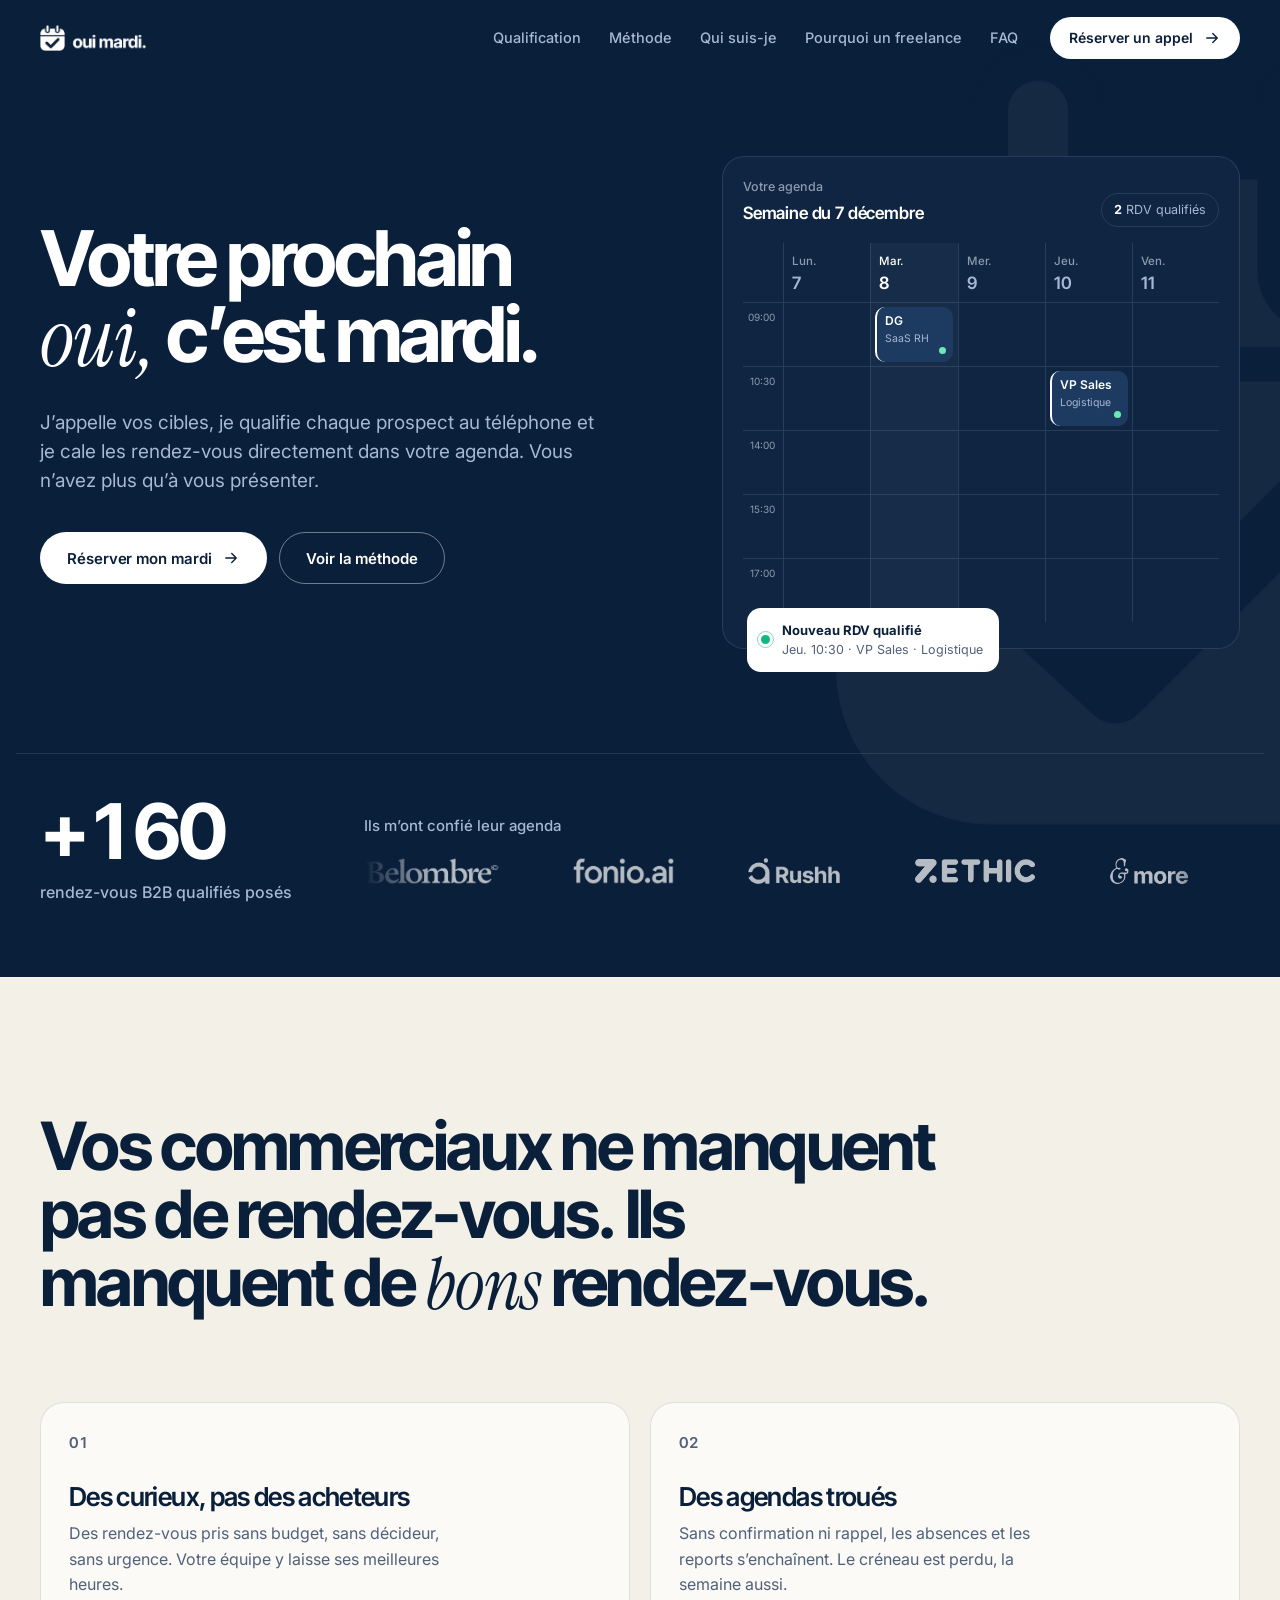
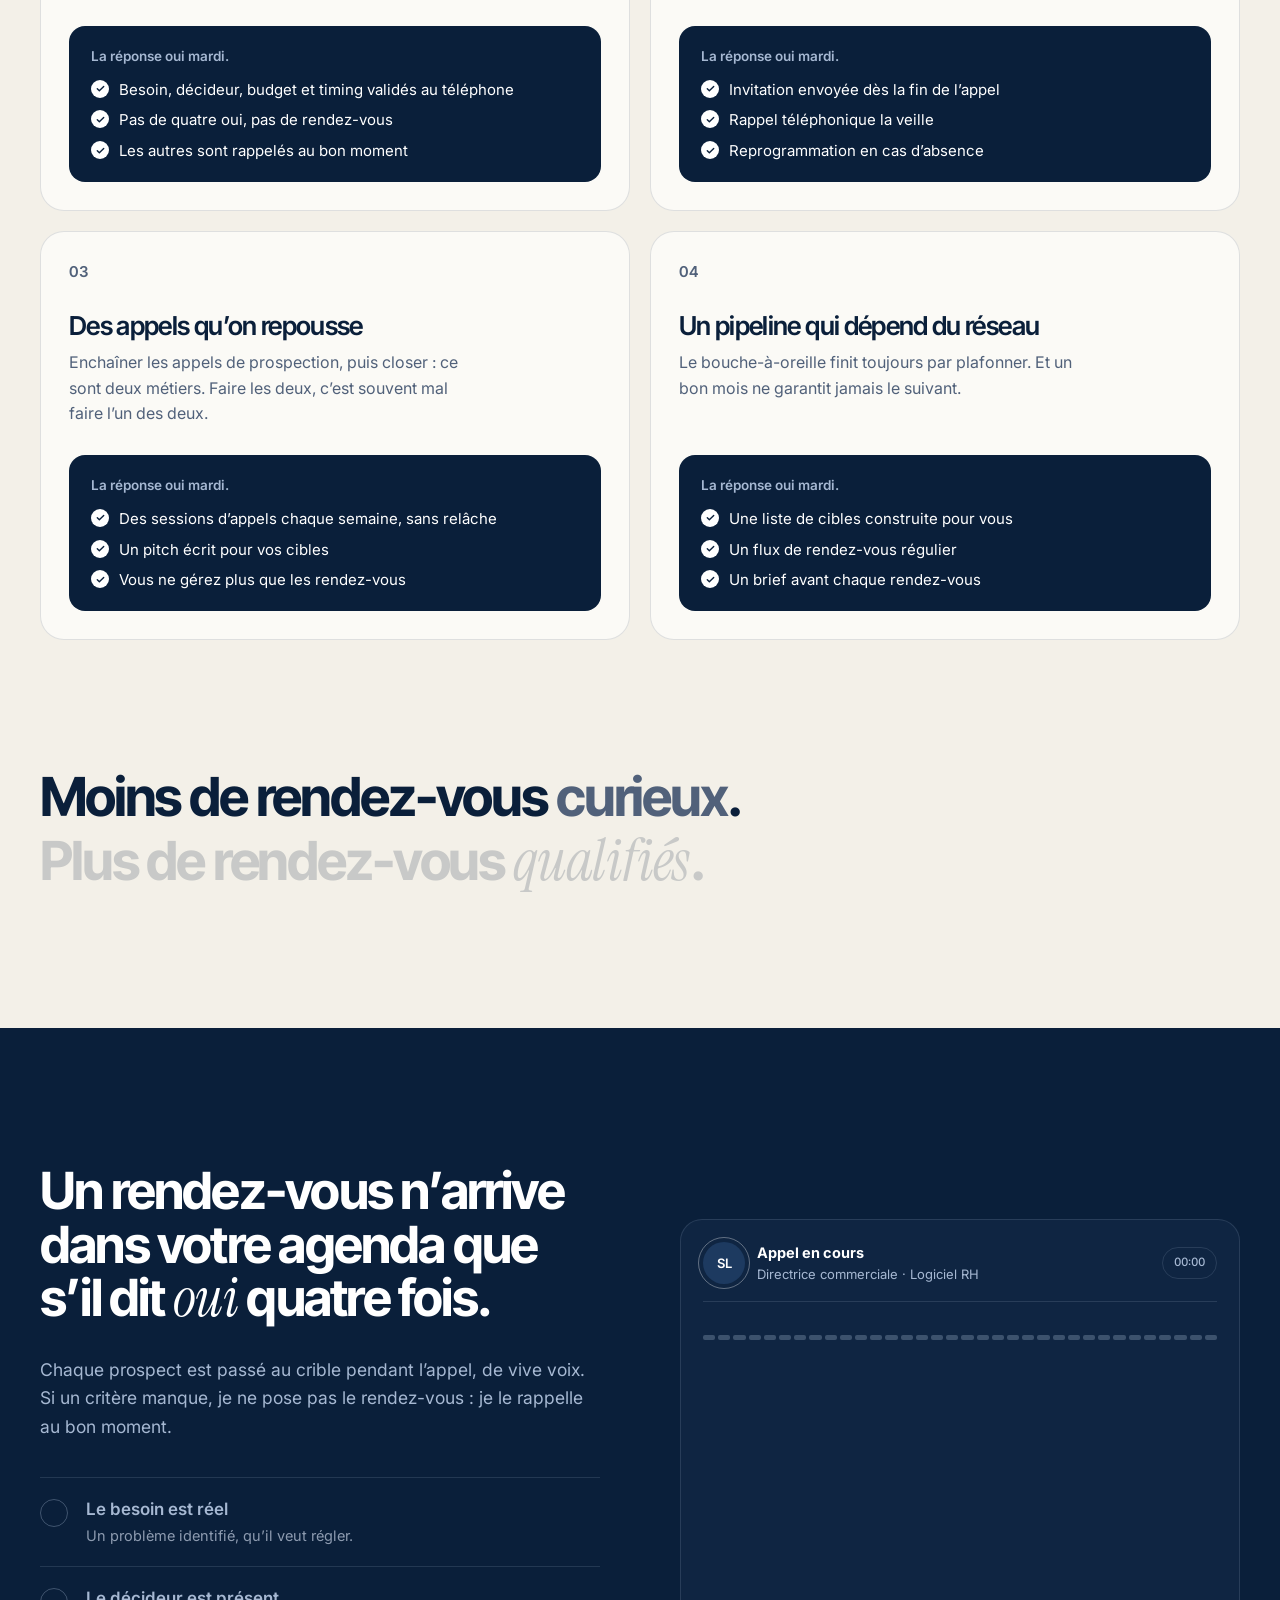
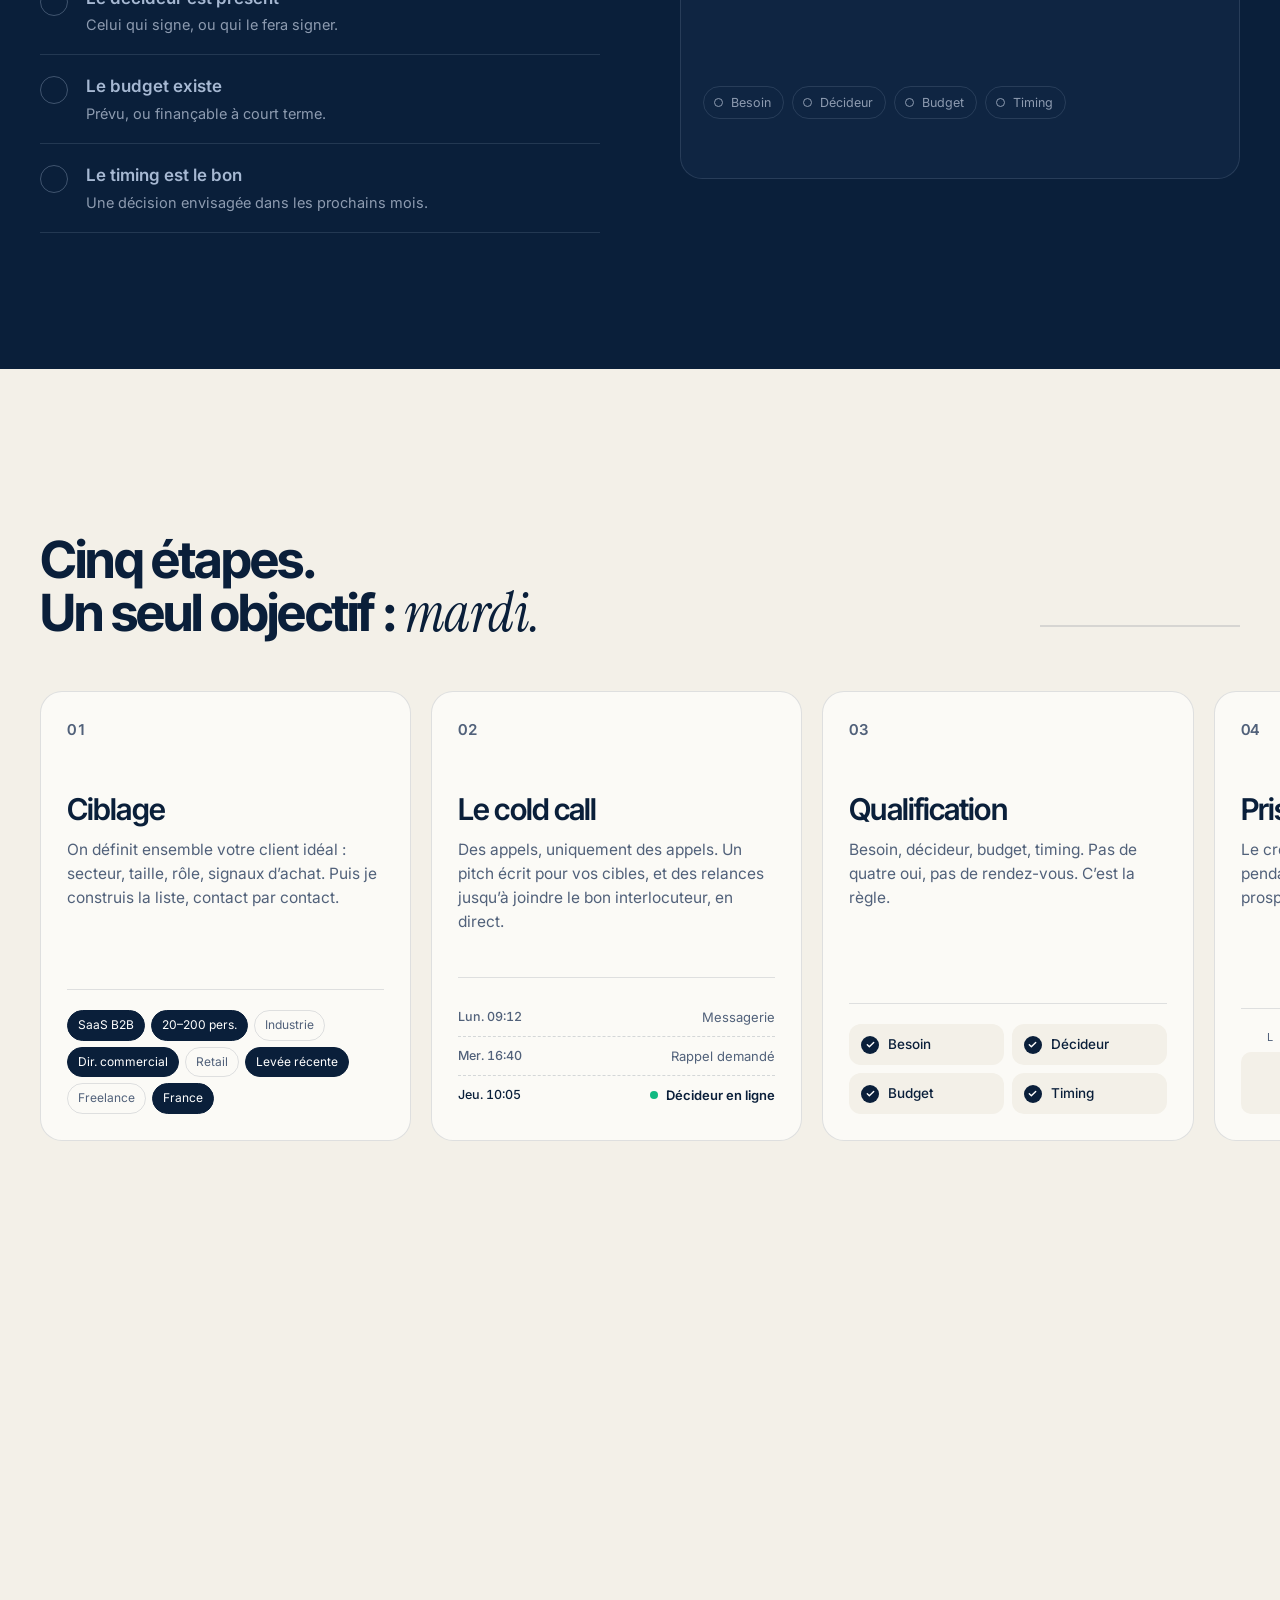
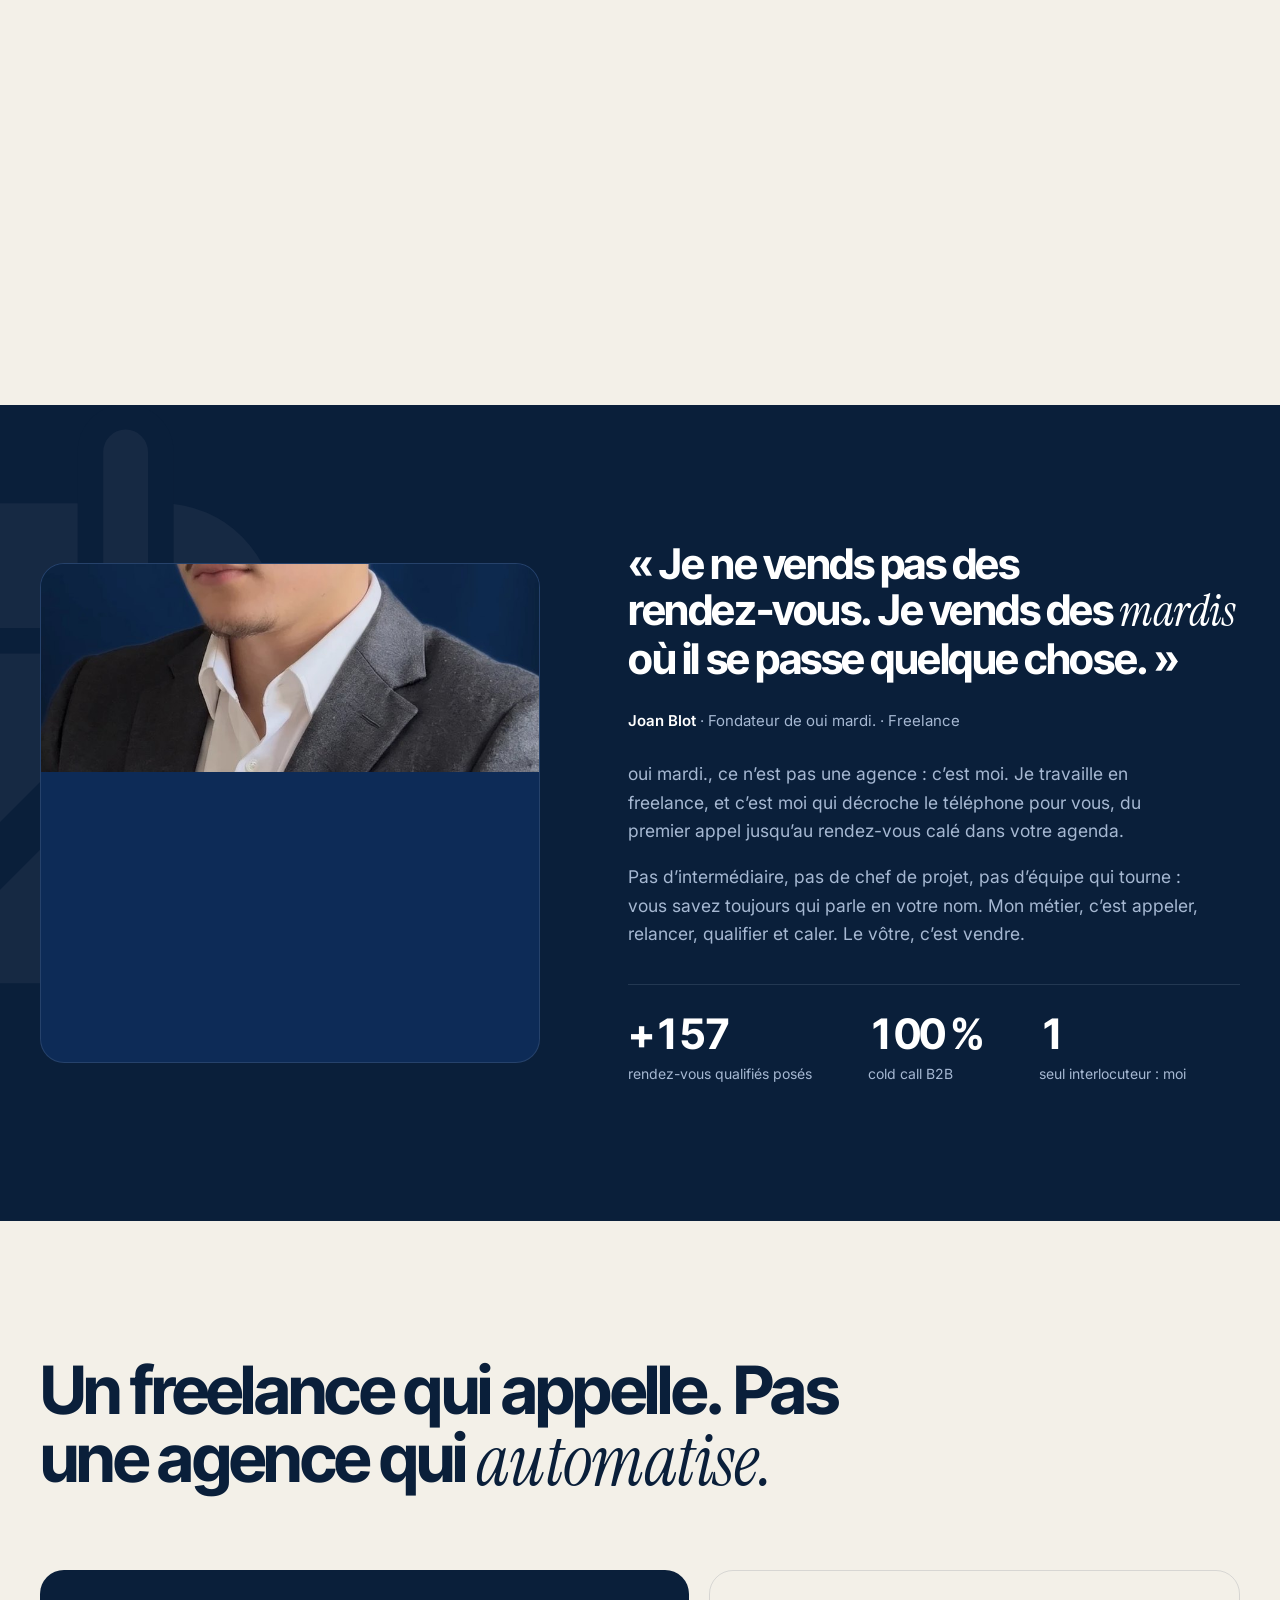
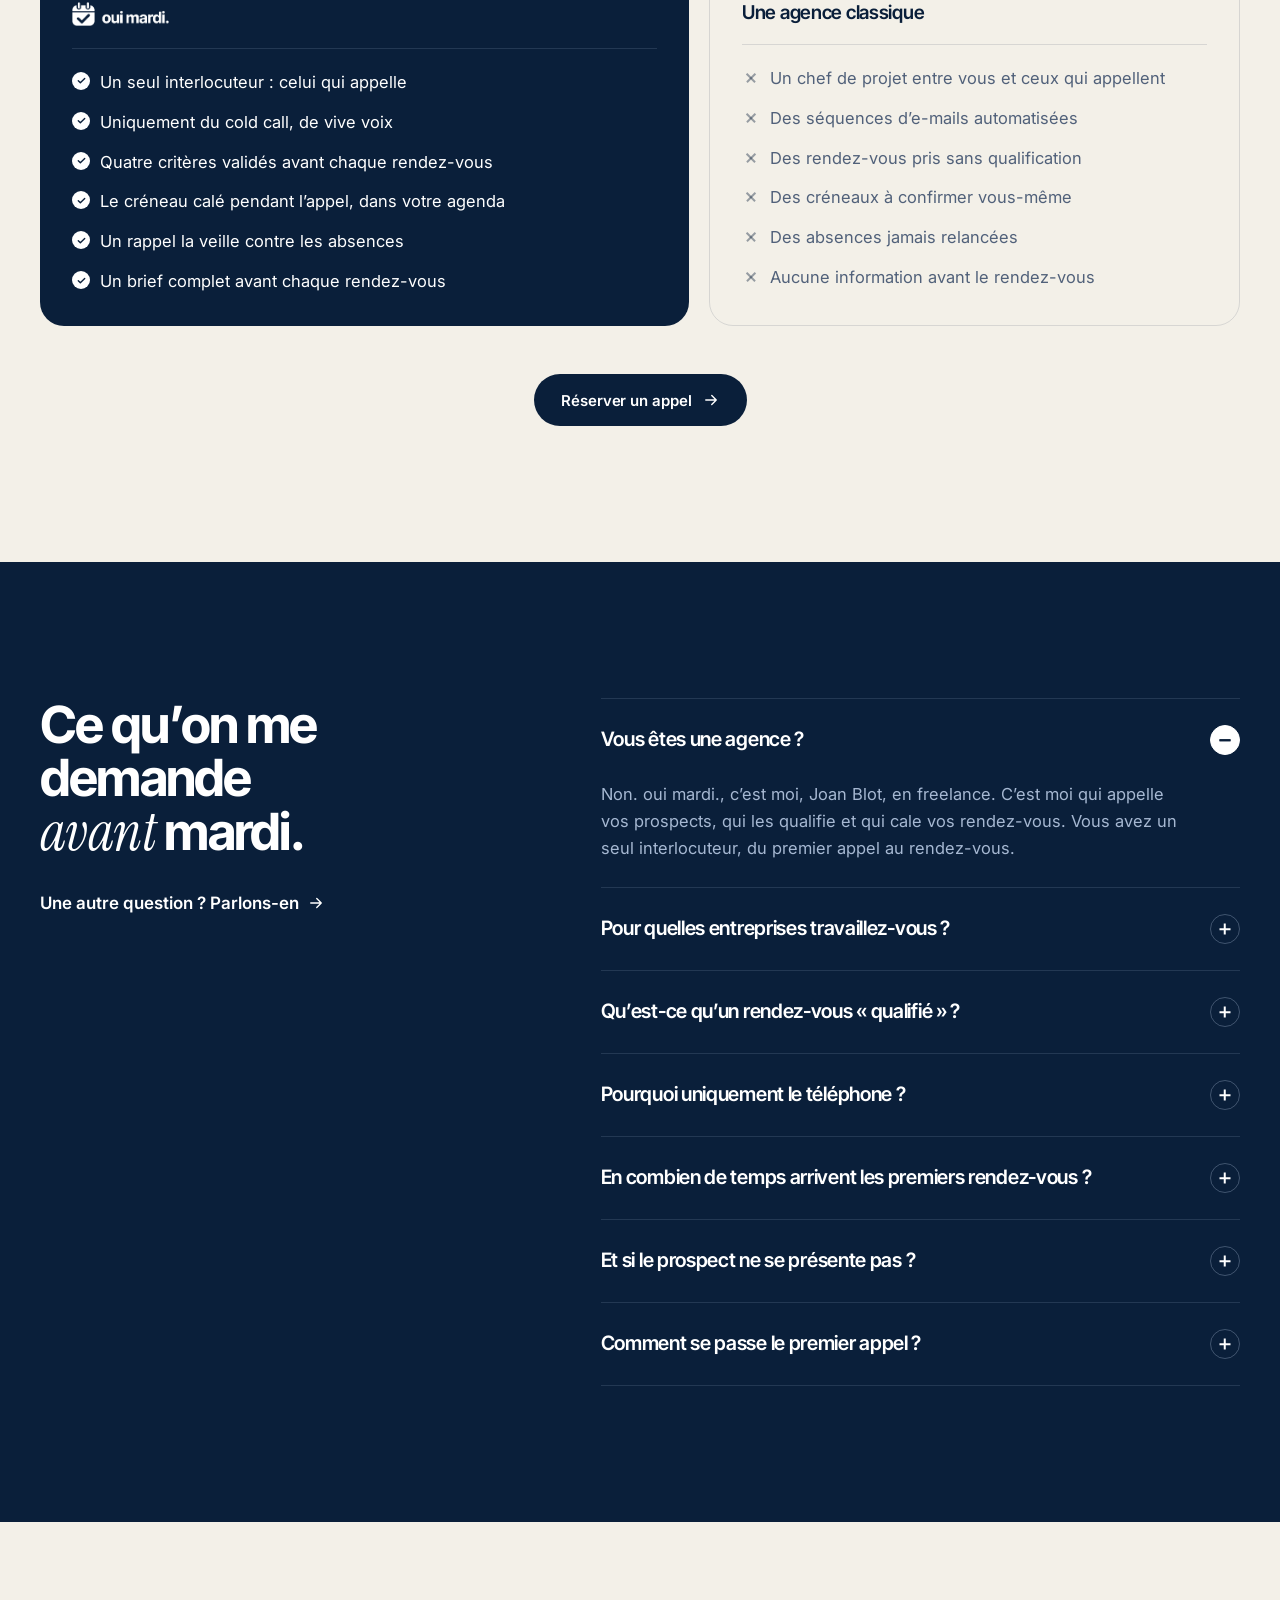
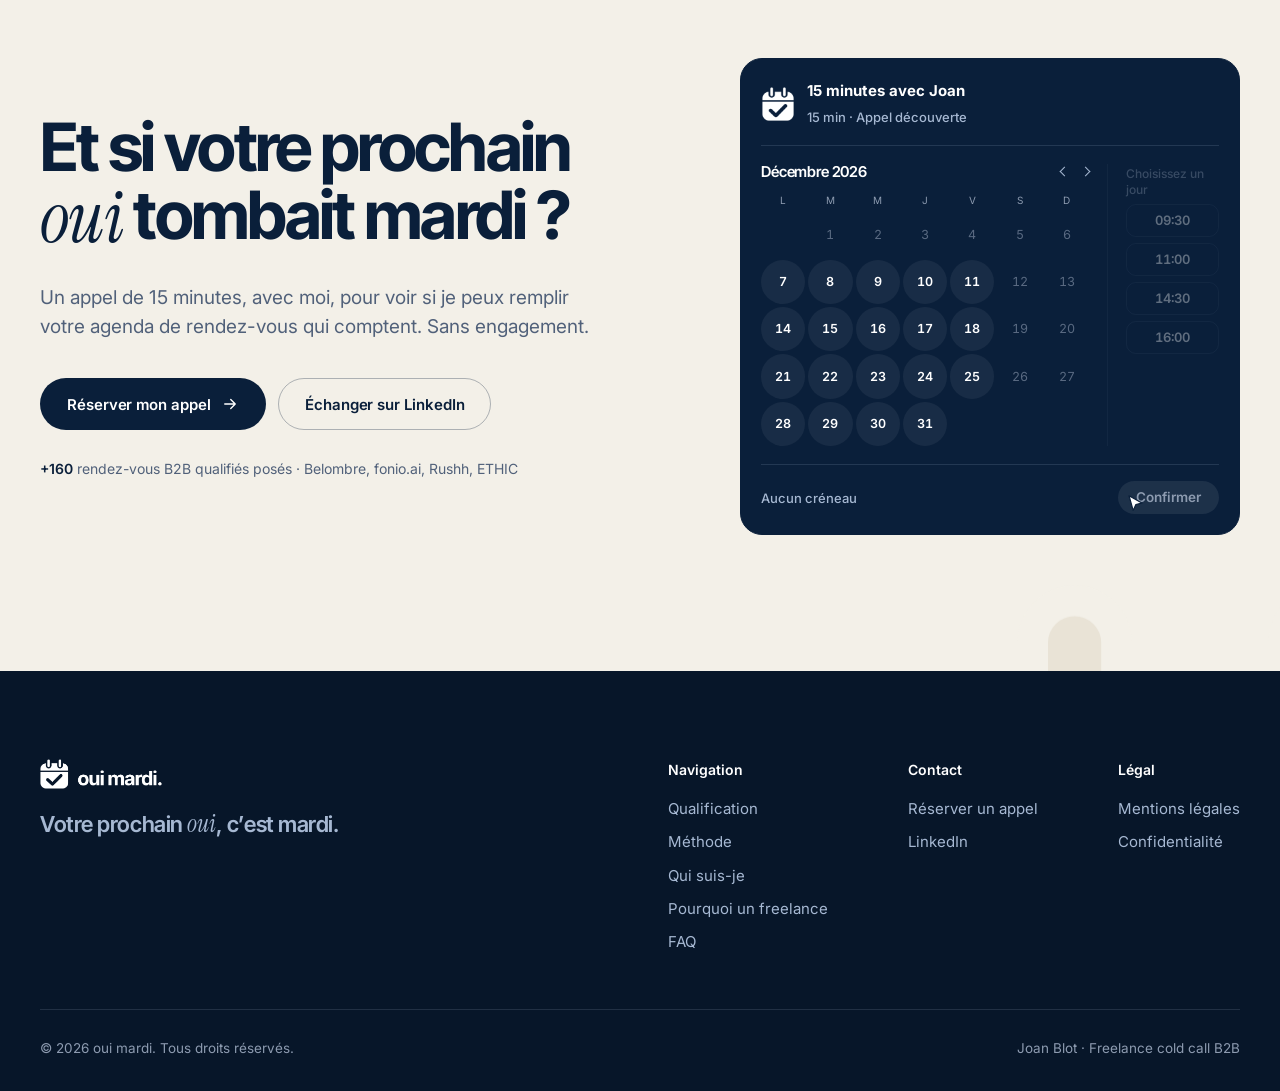
<file: index.html>
<!doctype html>
<html lang="fr">
<head>
  <meta charset="utf-8">
  <meta name="viewport" content="width=device-width, initial-scale=1">
  <title>oui mardi. — Joan Blot, freelance en cold call B2B</title>
  <meta name="description" content="Joan Blot, freelance et fondateur de oui mardi. : j’appelle vos cibles, je qualifie chaque prospect au téléphone et je cale des rendez-vous B2B qualifiés dans votre agenda. Plus de 160 rendez-vous posés.">
  <meta property="og:title" content="oui mardi. — Votre prochain oui, c’est mardi.">
  <meta property="og:description" content="Freelance en cold call B2B : ciblage, appels, qualification au téléphone, rendez-vous calés dans votre agenda.">
  <meta property="og:type" content="website">
  <meta property="og:url" content="https://ouimardi.fr/">
  <meta property="og:locale" content="fr_FR">
  <meta property="og:image" content="https://ouimardi.fr/assets/marque/2.webp">
  <meta name="twitter:card" content="summary_large_image">
  <link rel="canonical" href="https://ouimardi.fr/">
  <meta name="theme-color" content="#0a1f3a">
  <script>document.documentElement.classList.add('js')</script>
  <link rel="icon" type="image/png" href="assets/marque/11.png">
  <link rel="preconnect" href="https://fonts.googleapis.com">
  <link rel="preconnect" href="https://fonts.gstatic.com" crossorigin>
  <link href="https://fonts.googleapis.com/css2?family=Instrument+Serif:ital@1&family=Inter+Tight:wght@600;700&family=Inter:wght@400;500;600&display=swap" rel="stylesheet">
  <link rel="stylesheet" href="css/style.css">
</head>
<body>
  <a class="skip" href="#contenu">Aller au contenu</a>

  <div class="progress" aria-hidden="true"><span></span></div>
  <div class="cursor" aria-hidden="true"><span class="cursor-dot"></span><span class="cursor-ring"></span></div>

  <!-- Navigation -->
  <header class="nav" id="nav">
    <div class="nav-in">
      <a class="nav-logo" href="#top" aria-label="oui mardi. — accueil">
        <img src="assets/logos/oui-mardi-logo.png" alt="oui mardi." width="1835" height="452">
      </a>
      <nav class="nav-links" aria-label="Navigation principale">
        <a href="#qualification" data-link>Qualification</a>
        <a href="#methode" data-link>Méthode</a>
        <a href="#fondateur" data-link>Qui suis-je</a>
        <a href="#difference" data-link>Pourquoi un freelance</a>
        <a href="#faq" data-link>FAQ</a>
      </nav>
      <a class="btn btn--solid btn--sm nav-cta" href="#contact" data-booking data-magnetic>
        Réserver un appel
        <svg class="ico" viewBox="0 0 24 24" aria-hidden="true"><path d="M5 12h14M13 6l6 6-6 6"/></svg>
      </a>
      <button class="burger" aria-label="Ouvrir le menu" aria-expanded="false" aria-controls="menu"><span></span><span></span></button>
    </div>
    <div class="menu" id="menu" hidden>
      <a href="#qualification">Qualification</a>
      <a href="#methode">Méthode</a>
      <a href="#fondateur">Qui suis-je</a>
      <a href="#difference">Pourquoi un freelance</a>
      <a href="#faq">FAQ</a>
      <a class="btn btn--solid" href="#contact" data-booking>Réserver un appel</a>
    </div>
  </header>

  <main id="contenu">

    <!-- 1. Hero -->
    <section class="hero s-nuit" id="top">
      <svg class="motif motif--hero" data-parallax="0.12" viewBox="0 0 400 400" aria-hidden="true">
        <use href="#motif"/>
      </svg>
      <div class="wrap hero-grid">
        <div class="hero-copy">
          <h1 class="h-display" data-split>Votre prochain<br class="br-d"> <em>oui</em>, c’est mardi.</h1>
          <p class="lead" data-reveal style="--d:.35s">J’appelle vos cibles, je qualifie chaque prospect au téléphone et je cale les rendez-vous directement dans votre agenda. Vous n’avez plus qu’à vous présenter.</p>
          <div class="cta-row" data-reveal style="--d:.5s">
            <a class="btn btn--solid" href="#contact" data-booking data-magnetic>
              Réserver mon mardi
              <svg class="ico" viewBox="0 0 24 24" aria-hidden="true"><path d="M5 12h14M13 6l6 6-6 6"/></svg>
            </a>
            <a class="btn btn--ghost" href="#methode" data-magnetic>Voir la méthode</a>
          </div>
        </div>

        <div class="hero-visual" data-reveal style="--d:.3s">
          <div class="agenda tilt" data-tilt id="agenda" aria-hidden="true">
            <div class="ag-head">
              <div>
                <span class="mono">Votre agenda</span>
                <strong class="ag-week" id="agWeek">Semaine prochaine</strong>
              </div>
              <span class="ag-count"><b id="agCount">0</b> RDV qualifiés</span>
            </div>
            <div class="ag-grid" id="agGrid"></div>
            <div class="ag-toast" id="agToast">
              <span class="dot-ok"></span>
              <div><b>Nouveau RDV qualifié</b><span id="agToastTxt">—</span></div>
            </div>
            <span class="tilt-glow"></span>
          </div>
          <p class="sr-only">Illustration : un agenda hebdomadaire qui se remplit de rendez-vous qualifiés, avec une concentration le mardi.</p>
        </div>
      </div>

      <!-- Preuve -->
      <div class="wrap proof">
        <div class="proof-stat" data-reveal>
          <span class="stat"><span>+</span><span data-count="160">0</span></span>
          <span class="stat-label">rendez-vous B2B qualifiés posés</span>
        </div>
        <div class="proof-logos" data-reveal style="--d:.15s">
          <p class="proof-title">Ils m’ont confié leur agenda</p>
          <div class="marquee" aria-label="Clients : Belombre, fonio.ai, Rushh, ETHIC et d’autres">
            <div class="marquee-track">
              <ul class="logos">
                <li><img src="assets/logos/belombre.png" alt="Belombre" height="30"></li>
                <li><img src="assets/logos/fonio.png" alt="fonio.ai" height="30"></li>
                <li><img src="assets/logos/rushh.png" alt="Rushh" height="30"></li>
                <li><img src="assets/logos/ethic.png" alt="ETHIC" height="30"></li>
                <li><img src="assets/logos/and-more.png" alt="et d’autres" height="30"></li>
              </ul>
              <ul class="logos" aria-hidden="true">
                <li><img src="assets/logos/belombre.png" alt="" height="30"></li>
                <li><img src="assets/logos/fonio.png" alt="" height="30"></li>
                <li><img src="assets/logos/rushh.png" alt="" height="30"></li>
                <li><img src="assets/logos/ethic.png" alt="" height="30"></li>
                <li><img src="assets/logos/and-more.png" alt="" height="30"></li>
              </ul>
            </div>
          </div>
        </div>
      </div>
    </section>

    <!-- 2. Le constat -->
    <section class="constat s-papier" id="constat">
      <div class="wrap">
        <h2 class="h-xl" data-split>Vos commerciaux ne manquent pas de rendez-vous. Ils manquent de <em>bons</em> rendez-vous.</h2>
        <div class="pairs">
          <article class="pair" data-reveal>
            <div class="pair-pain">
              <span class="num">01</span>
              <h3>Des curieux, pas des acheteurs</h3>
              <p>Des rendez-vous pris sans budget, sans décideur, sans urgence. Votre équipe y laisse ses meilleures heures.</p>
            </div>
            <div class="pair-sol">
              <span class="sol-title">La réponse oui mardi.</span>
              <ul><li>Besoin, décideur, budget et timing validés au téléphone</li><li>Pas de quatre oui, pas de rendez-vous</li><li>Les autres sont rappelés au bon moment</li></ul>
            </div>
          </article>
          <article class="pair" data-reveal style="--d:.1s">
            <div class="pair-pain">
              <span class="num">02</span>
              <h3>Des agendas troués</h3>
              <p>Sans confirmation ni rappel, les absences et les reports s’enchaînent. Le créneau est perdu, la semaine aussi.</p>
            </div>
            <div class="pair-sol">
              <span class="sol-title">La réponse oui mardi.</span>
              <ul><li>Invitation envoyée dès la fin de l’appel</li><li>Rappel téléphonique la veille</li><li>Reprogrammation en cas d’absence</li></ul>
            </div>
          </article>
          <article class="pair" data-reveal>
            <div class="pair-pain">
              <span class="num">03</span>
              <h3>Des appels qu’on repousse</h3>
              <p>Enchaîner les appels de prospection, puis closer&nbsp;: ce sont deux métiers. Faire les deux, c’est souvent mal faire l’un des deux.</p>
            </div>
            <div class="pair-sol">
              <span class="sol-title">La réponse oui mardi.</span>
              <ul><li>Des sessions d’appels chaque semaine, sans relâche</li><li>Un pitch écrit pour vos cibles</li><li>Vous ne gérez plus que les rendez-vous</li></ul>
            </div>
          </article>
          <article class="pair" data-reveal style="--d:.1s">
            <div class="pair-pain">
              <span class="num">04</span>
              <h3>Un pipeline qui dépend du réseau</h3>
              <p>Le bouche-à-oreille finit toujours par plafonner. Et un bon mois ne garantit jamais le suivant.</p>
            </div>
            <div class="pair-sol">
              <span class="sol-title">La réponse oui mardi.</span>
              <ul><li>Une liste de cibles construite pour vous</li><li>Un flux de rendez-vous régulier</li><li>Un brief avant chaque rendez-vous</li></ul>
            </div>
          </article>
        </div>
        <p class="strike-line" data-strike>
          <span>Moins de rendez-vous <span class="strike">curieux<i></i></span>.</span>
          <span>Plus de rendez-vous <em>qualifiés</em>.</span>
        </p>
      </div>
    </section>

    <!-- 3. Qualification -->
    <section class="qualif s-nuit" id="qualification">
      <div class="wrap qualif-grid">
        <div class="qualif-copy">
          <h2 class="h-lg" data-split>Un rendez-vous n’arrive dans votre agenda que s’il dit <em>oui</em> quatre fois.</h2>
          <p class="body" data-reveal>Chaque prospect est passé au crible pendant l’appel, de vive voix. Si un critère manque, je ne pose pas le rendez-vous&nbsp;: je le rappelle au bon moment.</p>
          <ol class="crit-list" data-reveal>
            <li data-crit="0"><span class="crit-ico"><svg viewBox="0 0 24 24"><path d="M5 12.5l4.5 4.5L19 7.5"/></svg></span><div><b>Le besoin est réel</b><span>Un problème identifié, qu’il veut régler.</span></div></li>
            <li data-crit="1"><span class="crit-ico"><svg viewBox="0 0 24 24"><path d="M5 12.5l4.5 4.5L19 7.5"/></svg></span><div><b>Le décideur est présent</b><span>Celui qui signe, ou qui le fera signer.</span></div></li>
            <li data-crit="2"><span class="crit-ico"><svg viewBox="0 0 24 24"><path d="M5 12.5l4.5 4.5L19 7.5"/></svg></span><div><b>Le budget existe</b><span>Prévu, ou finançable à court terme.</span></div></li>
            <li data-crit="3"><span class="crit-ico"><svg viewBox="0 0 24 24"><path d="M5 12.5l4.5 4.5L19 7.5"/></svg></span><div><b>Le timing est le bon</b><span>Une décision envisagée dans les prochains mois.</span></div></li>
          </ol>
        </div>

        <div class="qualif-visual" data-reveal style="--d:.2s">
          <div class="call tilt" data-tilt id="call" aria-hidden="true">
            <div class="call-head">
              <span class="call-av">SL</span>
              <div class="call-who"><b>Appel en cours</b><span>Directrice commerciale · Logiciel RH</span></div>
              <span class="call-timer mono" id="callTimer">00:00</span>
            </div>
            <div class="call-wave" id="callWave"></div>
            <div class="call-lines" id="callLines"></div>
            <div class="call-crit" id="callCrit">
              <span data-c="0">Besoin</span><span data-c="1">Décideur</span><span data-c="2">Budget</span><span data-c="3">Timing</span>
            </div>
            <div class="call-booked" id="callBooked">
              <svg viewBox="0 0 24 24" aria-hidden="true"><rect x="3.5" y="5" width="17" height="15.5" rx="4"/><path d="M8 3v4M16 3v4M3.5 10h17M9 15l2 2 4-4"/></svg>
              <div><b>Rendez-vous calé</b><span id="callBookedTxt">Mardi · 14:30</span></div>
            </div>
            <span class="tilt-glow"></span>
          </div>
          <p class="sr-only">Illustration : la transcription d’un appel de qualification où les quatre critères sont validés un par un, jusqu’à la prise de rendez-vous un mardi.</p>
        </div>
      </div>
    </section>

    <!-- 4. Méthode (défilement horizontal épinglé) -->
    <section class="methode s-papier" id="methode">
      <div class="h-scroll" id="hScroll">
        <div class="h-sticky">
          <div class="wrap methode-head">
            <div class="methode-title">
              <h2 class="h-lg" data-split>Cinq étapes.<br class="br-d"> Un seul objectif&nbsp;: <em>mardi</em>.</h2>
              <div class="h-progress" aria-hidden="true"><span id="hBar"></span></div>
            </div>
          </div>
          <div class="h-track" id="hTrack">
            <article class="step">
              <div class="step-top"><span class="num">01</span></div>
              <h3>Ciblage</h3>
              <p>On définit ensemble votre client idéal&nbsp;: secteur, taille, rôle, signaux d’achat. Puis je construis la liste, contact par contact.</p>
              <div class="step-vis vis-tags" aria-hidden="true">
                <span class="on">SaaS B2B</span><span class="on">20–200 pers.</span><span>Industrie</span><span class="on">Dir. commercial</span><span>Retail</span><span class="on">Levée récente</span><span>Freelance</span><span class="on">France</span>
              </div>
            </article>
            <article class="step">
              <div class="step-top"><span class="num">02</span></div>
              <h3>Le cold call</h3>
              <p>Des appels, uniquement des appels. Un pitch écrit pour vos cibles, et des relances jusqu’à joindre le bon interlocuteur, en direct.</p>
              <div class="step-vis vis-log" aria-hidden="true">
                <div><span class="mono">Lun. 09:12</span><span>Messagerie</span></div>
                <div><span class="mono">Mer. 16:40</span><span>Rappel demandé</span></div>
                <div class="ok"><span class="mono">Jeu. 10:05</span><span>Décideur en ligne</span></div>
              </div>
            </article>
            <article class="step">
              <div class="step-top"><span class="num">03</span></div>
              <h3>Qualification</h3>
              <p>Besoin, décideur, budget, timing. Pas de quatre oui, pas de rendez-vous. C’est la règle.</p>
              <div class="step-vis vis-checks" aria-hidden="true">
                <span>Besoin</span><span>Décideur</span><span>Budget</span><span>Timing</span>
              </div>
            </article>
            <article class="step">
              <div class="step-top"><span class="num">04</span></div>
              <h3>Prise de rendez-vous</h3>
              <p>Le créneau est posé dans votre agenda pendant l’appel, puis l’invitation part au prospect, rappelé la veille.</p>
              <div class="step-vis vis-week" aria-hidden="true">
                <span>L</span><span class="is-tue">M</span><span>M</span><span>J</span><span>V</span>
                <i></i><i class="is-tue"><b>14:30</b></i><i></i><i></i><i></i>
              </div>
            </article>
            <article class="step">
              <div class="step-top"><span class="num">05</span></div>
              <h3>Le brief</h3>
              <p>Vous recevez une fiche&nbsp;: qui vous rencontrez, pourquoi maintenant, l’enjeu, les objections possibles.</p>
              <div class="step-vis vis-brief" aria-hidden="true">
                <div class="brief-row"><span>Contact</span><b>Directrice commerciale</b></div>
                <div class="brief-row"><span>Enjeu</span><b>Pipeline à doubler d’ici juin</b></div>
                <div class="brief-row"><span>Créneau</span><b>Mardi · 14:30</b></div>
              </div>
            </article>
          </div>
        </div>
      </div>
    </section>

    <!-- 5. Fondateur -->
    <section class="fondateur s-nuit" id="fondateur">
      <svg class="motif motif--left" data-parallax="-0.08" viewBox="0 0 400 400" aria-hidden="true"><use href="#motif"/></svg>
      <div class="wrap fondateur-grid">
        <figure class="portrait" data-reveal>
          <div class="portrait-frame" data-parallax-inner>
            <img src="assets/fondateur.jpg" alt="Portrait de Joan Blot" width="900" height="900" loading="lazy">
          </div>
        </figure>
        <div class="fondateur-copy">
          <blockquote class="h-lg quote" data-split>«&nbsp;Je ne vends pas des rendez-vous. Je vends des <em>mardis</em> où il se passe quelque chose.&nbsp;»</blockquote>
          <p class="signature" data-reveal><b>Joan Blot</b> · Fondateur de oui mardi. · Freelance</p>
          <p class="body" data-reveal>oui mardi., ce n’est pas une agence&nbsp;: c’est moi. Je travaille en freelance, et c’est moi qui décroche le téléphone pour vous, du premier appel jusqu’au rendez-vous calé dans votre agenda.</p>
          <p class="body" data-reveal>Pas d’intermédiaire, pas de chef de projet, pas d’équipe qui tourne&nbsp;: vous savez toujours qui parle en votre nom. Mon métier, c’est appeler, relancer, qualifier et caler. Le vôtre, c’est vendre.</p>
          <div class="facts" data-reveal>
            <div><b><span>+</span><span data-count="160">0</span></b><span>rendez-vous qualifiés posés</span></div>
            <div><b>100&nbsp;%</b><span>cold call B2B</span></div>
            <div><b>1</b><span>seul interlocuteur&nbsp;: moi</span></div>
          </div>
        </div>
      </div>
    </section>

    <!-- 6. La différence -->
    <section class="difference s-papier" id="difference">
      <div class="wrap">
        <div class="difference-head">
          <h2 class="h-xl" data-split>Un freelance qui appelle. Pas une agence qui <em>automatise</em>.</h2>
        </div>
        <div class="compare">
          <div class="compare-col compare-col--us" data-dark data-reveal>
            <div class="compare-title"><img src="assets/logos/oui-mardi-logo.png" alt="oui mardi." height="24"></div>
            <ul>
              <li>Un seul interlocuteur&nbsp;: celui qui appelle</li>
              <li>Uniquement du cold call, de vive voix</li>
              <li>Quatre critères validés avant chaque rendez-vous</li>
              <li>Le créneau calé pendant l’appel, dans votre agenda</li>
              <li>Un rappel la veille contre les absences</li>
              <li>Un brief complet avant chaque rendez-vous</li>
            </ul>
          </div>
          <div class="compare-col compare-col--them" data-reveal style="--d:.12s">
            <div class="compare-title"><b>Une agence classique</b></div>
            <ul>
              <li>Un chef de projet entre vous et ceux qui appellent</li>
              <li>Des séquences d’e-mails automatisées</li>
              <li>Des rendez-vous pris sans qualification</li>
              <li>Des créneaux à confirmer vous-même</li>
              <li>Des absences jamais relancées</li>
              <li>Aucune information avant le rendez-vous</li>
            </ul>
          </div>
        </div>
        <div class="difference-cta" data-reveal>
          <a class="btn btn--solid" href="#contact" data-booking data-magnetic>Réserver un appel <svg class="ico" viewBox="0 0 24 24" aria-hidden="true"><path d="M5 12h14M13 6l6 6-6 6"/></svg></a>
        </div>
      </div>
    </section>

    <!-- 7. FAQ -->
    <section class="faq s-nuit" id="faq">
      <div class="wrap faq-grid">
        <div class="faq-head">
          <h2 class="h-lg" data-split>Ce qu’on me demande <em>avant</em> mardi.</h2>
          <a class="link" href="#contact" data-booking data-reveal>Une autre question&nbsp;? Parlons-en <svg class="ico" viewBox="0 0 24 24" aria-hidden="true"><path d="M5 12h14M13 6l6 6-6 6"/></svg></a>
        </div>
        <div class="faq-list" data-reveal>
          <div class="qa">
            <button class="qa-q" aria-expanded="false"><span>Vous êtes une agence&nbsp;?</span><i aria-hidden="true"></i></button>
            <div class="qa-a"><div><p>Non. oui mardi., c’est moi, Joan Blot, en freelance. C’est moi qui appelle vos prospects, qui les qualifie et qui cale vos rendez-vous. Vous avez un seul interlocuteur, du premier appel au rendez-vous.</p></div></div>
          </div>
          <div class="qa">
            <button class="qa-q" aria-expanded="false"><span>Pour quelles entreprises travaillez-vous&nbsp;?</span><i aria-hidden="true"></i></button>
            <div class="qa-a"><div><p>Les entreprises B2B qui vendent une offre à forte valeur&nbsp;: éditeurs SaaS, agences, cabinets de conseil, services aux entreprises. Si un rendez-vous qualifié compte vraiment pour vous, on devrait se parler.</p></div></div>
          </div>
          <div class="qa">
            <button class="qa-q" aria-expanded="false"><span>Qu’est-ce qu’un rendez-vous «&nbsp;qualifié&nbsp;»&nbsp;?</span><i aria-hidden="true"></i></button>
            <div class="qa-a"><div><p>Un échange avec un décideur qui a un besoin réel, un budget et un horizon de décision. Les quatre critères sont validés avant que le créneau n’arrive dans votre agenda.</p></div></div>
          </div>
          <div class="qa">
            <button class="qa-q" aria-expanded="false"><span>Pourquoi uniquement le téléphone&nbsp;?</span><i aria-hidden="true"></i></button>
            <div class="qa-a"><div><p>Parce que c’est le seul canal qui qualifie vraiment. En quelques minutes de conversation, je sais si le besoin, le décideur, le budget et le timing sont là. Un e-mail sans réponse ne vous dit rien de tout ça.</p></div></div>
          </div>
          <div class="qa">
            <button class="qa-q" aria-expanded="false"><span>En combien de temps arrivent les premiers rendez-vous&nbsp;?</span><i aria-hidden="true"></i></button>
            <div class="qa-a"><div><p>Cela dépend de votre cible et de votre offre. Je vous donne une estimation honnête dès le premier appel, avant tout engagement.</p></div></div>
          </div>
          <div class="qa">
            <button class="qa-q" aria-expanded="false"><span>Et si le prospect ne se présente pas&nbsp;?</span><i aria-hidden="true"></i></button>
            <div class="qa-a"><div><p>Chaque rendez-vous fait l’objet d’une invitation et d’un rappel téléphonique la veille. En cas d’absence, je rappelle le prospect pour reprogrammer.</p></div></div>
          </div>
          <div class="qa">
            <button class="qa-q" aria-expanded="false"><span>Comment se passe le premier appel&nbsp;?</span><i aria-hidden="true"></i></button>
            <div class="qa-a"><div><p>15 minutes pour comprendre votre offre, vos clients et vos objectifs. Si le cold call peut vous apporter des rendez-vous, je vous explique comment&nbsp;; sinon, je vous le dis franchement.</p></div></div>
          </div>
        </div>
      </div>
    </section>

    <!-- 8. CTA final -->
    <section class="cta s-papier" id="contact">
      <svg class="motif motif--cta" data-parallax="0.1" viewBox="0 0 400 400" aria-hidden="true"><use href="#motif"/></svg>
      <div class="wrap cta-grid">
        <div class="cta-copy">
          <h2 class="h-xl" data-split>Et si votre prochain <em>oui</em> tombait mardi&nbsp;?</h2>
          <p class="lead" data-reveal>Un appel de 15 minutes, avec moi, pour voir si je peux remplir votre agenda de rendez-vous qui comptent. Sans engagement.</p>
          <div class="cta-row" data-reveal>
            <a class="btn btn--solid" href="#" data-booking data-magnetic>
              Réserver mon appel
              <svg class="ico" viewBox="0 0 24 24" aria-hidden="true"><path d="M5 12h14M13 6l6 6-6 6"/></svg>
            </a>
            <a class="btn btn--ghost" href="#" data-linkedin data-magnetic>Échanger sur LinkedIn</a>
          </div>
          <p class="cta-proof" data-reveal><b>+160</b> rendez-vous B2B qualifiés posés · Belombre, fonio.ai, Rushh, ETHIC</p>
        </div>

        <div class="cta-visual" data-reveal style="--d:.2s">
          <div class="book" id="book" data-dark aria-hidden="true">
            <div class="book-head">
              <img src="assets/logos/oui-mardi-icon.png" alt="" width="200" height="208">
              <div><b>15 minutes avec Joan</b><span class="mono">15 min · Appel découverte</span></div>
            </div>
            <div class="book-body">
              <div class="book-cal">
                <div class="book-month"><b id="bookMonth">—</b><span class="book-arrows"><i></i><i></i></span></div>
                <div class="book-dow"><span>L</span><span>M</span><span>M</span><span>J</span><span>V</span><span>S</span><span>D</span></div>
                <div class="book-days" id="bookDays"></div>
              </div>
              <div class="book-slots" id="bookSlots">
                <span class="mono book-slots-title" id="bookSlotsTitle">Choisissez un jour</span>
                <button tabindex="-1">09:30</button><button tabindex="-1">11:00</button><button tabindex="-1">14:30</button><button tabindex="-1">16:00</button>
              </div>
            </div>
            <div class="book-foot"><span class="mono" id="bookSel">Aucun créneau</span><button class="book-confirm" id="bookConfirm" tabindex="-1">Confirmer</button></div>
            <div class="book-done" id="bookDone">
              <span class="book-done-ico"><svg viewBox="0 0 24 24"><path d="M5 12.5l4.5 4.5L19 7.5"/></svg></span>
              <b>C’est calé.</b>
              <span id="bookDoneTxt">—</span>
              <span class="mono">Invitation envoyée</span>
            </div>
            <svg class="book-cursor" id="bookCursor" viewBox="0 0 24 24" aria-hidden="true"><path d="M5 3l14 8-6.5 1.5L9.5 19z"/></svg>
          </div>
          <p class="sr-only">Illustration : un calendrier de réservation où un curseur choisit un mardi, un horaire, puis confirme le rendez-vous.</p>
        </div>
      </div>
    </section>
  </main>

  <footer class="footer">
    <div class="wrap">
      <div class="footer-top">
        <div class="footer-brand">
          <img src="assets/logos/oui-mardi-logo.png" alt="oui mardi." width="1835" height="452">
          <p>Votre prochain <em>oui</em>, c’est mardi.</p>
        </div>
        <div class="footer-cols">
          <div><span class="mono">Navigation</span><a href="#qualification">Qualification</a><a href="#methode">Méthode</a><a href="#fondateur">Qui suis-je</a><a href="#difference">Pourquoi un freelance</a><a href="#faq">FAQ</a></div>
          <div><span class="mono">Contact</span><a href="#" data-booking>Réserver un appel</a><a href="#" data-mail>E-mail</a><a href="#" data-linkedin>LinkedIn</a></div>
          <div><span class="mono">Légal</span><a href="#">Mentions légales</a><a href="#">Confidentialité</a></div>
        </div>
      </div>
      <div class="footer-bottom">
        <span>© <span id="year">2026</span> oui mardi. Tous droits réservés.</span>
        <span class="mono">Joan Blot · Freelance cold call B2B</span>
      </div>
    </div>
  </footer>

  <!-- Motif : icône calendrier de la marque -->
  <svg width="0" height="0" style="position:absolute" aria-hidden="true">
    <symbol id="motif" viewBox="0 0 400 400">
      <rect x="40" y="72" width="320" height="300" rx="72" style="fill:var(--motif-fill)"/>
      <rect x="40" y="150" width="320" height="16" style="fill:var(--motif-cut)"/>
      <rect x="112" y="18" width="44" height="118" rx="22" stroke-width="16" style="fill:var(--motif-fill);stroke:var(--motif-cut)"/>
      <rect x="244" y="18" width="44" height="118" rx="22" stroke-width="16" style="fill:var(--motif-fill);stroke:var(--motif-cut)"/>
      <path d="M118 262l52 48 112-112" stroke-width="30" stroke-linecap="round" stroke-linejoin="round" style="fill:none;stroke:var(--motif-cut)"/>
    </symbol>
  </svg>

  <script src="js/main.js" defer></script>
</body>
</html>
</file>
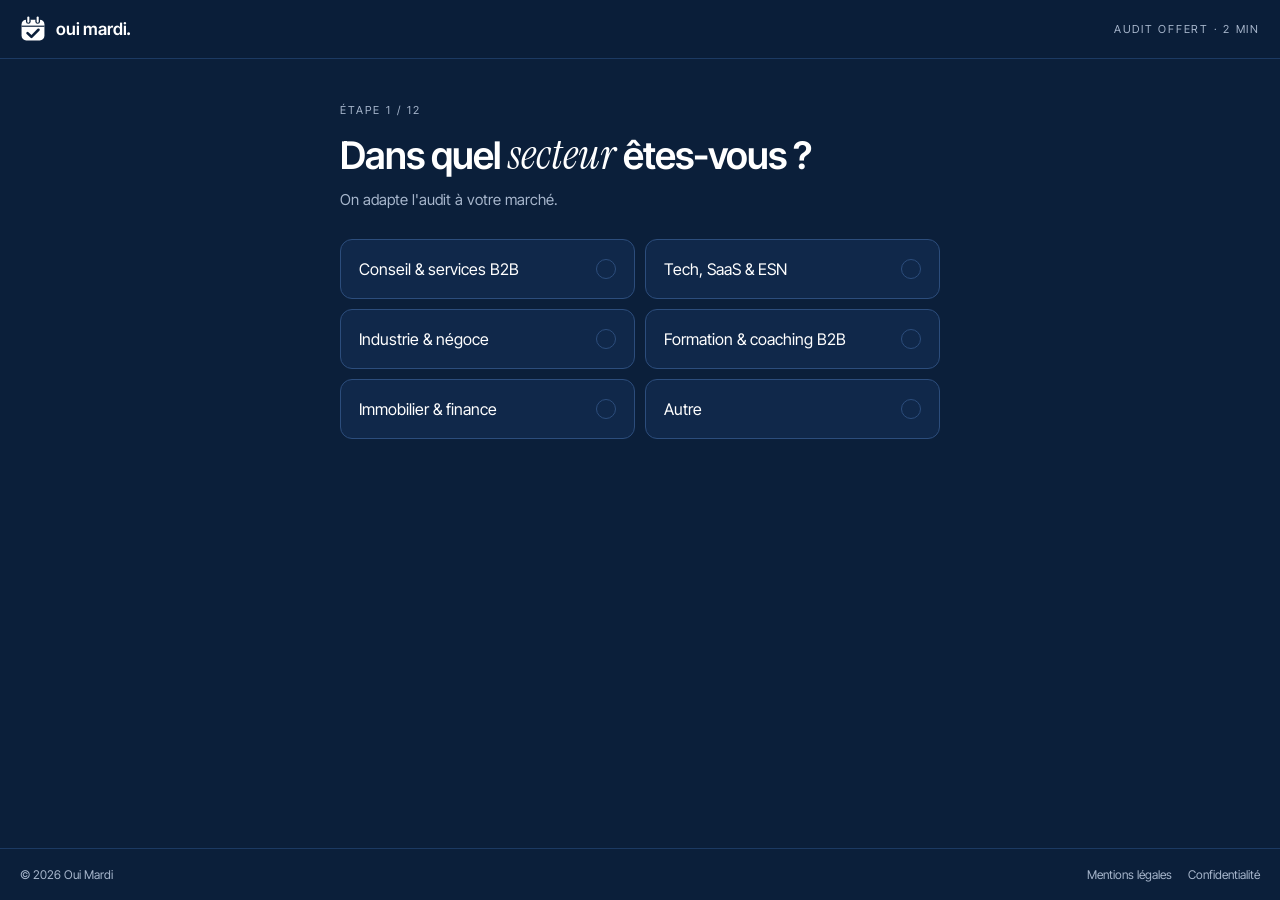
<file: i.html>
<!doctype html>
<html lang="fr">
<head>
  <meta charset="utf-8">
  <meta name="viewport" content="width=device-width, initial-scale=1">
  <meta name="robots" content="noindex">
  <title>Audit de prise de rendez-vous · oui mardi.</title>
  <script>
    // Lien de la bio Instagram : on garde les paramètres reçus (utm, fbclid), sinon on pose le suivi Instagram par défaut.
    var q = location.search || '?utm_source=ig&utm_medium=social&utm_content=link_in_bio';
    location.replace('/audit/' + q + location.hash);
  </script>
  <meta http-equiv="refresh" content="0; url=/audit/?utm_source=ig&utm_medium=social&utm_content=link_in_bio">
</head>
<body style="margin:0;min-height:100vh;display:grid;place-items:center;background:#0a1f3a;color:#fff;font:500 17px/1.5 system-ui,sans-serif">
  <a style="color:#fff" href="/audit/?utm_source=ig&utm_medium=social&utm_content=link_in_bio">Accéder à l’audit</a>
</body>
</html>
</file>
<file: css/style.css>
/* ==========================================================================
   oui mardi. — feuille de style
   Tokens : voir DESIGN.md
   ========================================================================== */

:root {
  --nuit: #0a1f3a;
  --nuit-900: #071629;
  --nuit-700: #0f2542;
  --motif: #162943;
  --ardoise: #1d3a60;
  --blanc: #ffffff;
  --brume: #a6b8d2;
  --filigrane: #8d9bb0;
  --papier: #f3f0e8;
  --papier-clair: #fbfaf6;
  --gris-encre: #51617a;
  --confirme: #6ee7b7;

  --line: rgba(166, 184, 210, .16);
  --line-p: rgba(10, 31, 58, .12);

  --font-display: "Inter Tight", "Inter", system-ui, sans-serif;
  --font-accent: "Instrument Serif", Georgia, serif;
  --font-body: "Inter", system-ui, -apple-system, "Segoe UI", sans-serif;
  --font-mono: var(--font-body); /* plus de police mono : tout passe en Inter */

  --ease: cubic-bezier(.2, .7, .1, 1);
  --wrap: 1200px;
  --gutter: 24px;
  --section: 136px;

  --motif-fill: var(--motif);
  --motif-cut: var(--nuit);
}

*, *::before, *::after { box-sizing: border-box; }

html {
  scroll-behavior: smooth;
  scroll-padding-top: 84px;
  -webkit-text-size-adjust: 100%;
}

body {
  margin: 0;
  background: var(--nuit);
  color: var(--blanc);
  font: 400 17px/1.55 var(--font-body);
  -webkit-font-smoothing: antialiased;
  -moz-osx-font-smoothing: grayscale;
  text-rendering: optimizeLegibility;
  overflow-x: clip;
}

img, svg { display: block; max-width: 100%; }
a { color: inherit; }
::selection { background: var(--blanc); color: var(--nuit); }
.s-papier ::selection { background: var(--nuit); color: var(--blanc); }

.wrap {
  width: 100%;
  max-width: calc(var(--wrap) + var(--gutter) * 2);
  margin: 0 auto;
  padding: 0 var(--gutter);
}

.sr-only {
  position: absolute; width: 1px; height: 1px; padding: 0; margin: -1px;
  overflow: hidden; clip: rect(0 0 0 0); white-space: nowrap; border: 0;
}

.skip {
  position: absolute; left: -9999px; top: 12px; z-index: 300;
  background: var(--blanc); color: var(--nuit); padding: 10px 16px; border-radius: 10px;
  font-weight: 600; text-decoration: none;
}
.skip:focus { left: 16px; }

:focus-visible { outline: 2px solid var(--blanc); outline-offset: 4px; border-radius: 6px; }
.s-papier :focus-visible { outline-color: var(--nuit); }

/* --------------------------------------------------------------------------
   Sections & typographie
   -------------------------------------------------------------------------- */

section { position: relative; padding: var(--section) 0; }
.s-nuit { background: var(--nuit); color: var(--blanc); }
.s-papier { background: var(--papier); color: var(--nuit); }

/* petites mentions : police du texte, casse normale (pas de mono, pas de majuscules) */
.mono {
  font-family: var(--font-body);
  font-weight: 500;
  font-size: 13px;
  letter-spacing: 0;
}

.proof-title { margin: 0 0 20px; font-size: 15px; font-weight: 500; color: var(--brume); }
.sol-title { display: block; margin-bottom: 12px; font-size: 13.5px; font-weight: 600; color: var(--brume); }

.h-display, .h-xl, .h-lg {
  font-family: var(--font-display);
  font-weight: 700;
  margin: 0 0 28px;
  text-wrap: balance;
}
.h-display { font-size: clamp(46px, 6vw, 92px); line-height: 1; letter-spacing: -.045em; }
.h-xl { font-size: clamp(38px, 5.2vw, 72px); line-height: 1.02; letter-spacing: -.04em; }
.h-lg { font-size: clamp(32px, 4vw, 56px); line-height: 1.04; letter-spacing: -.035em; }

h1 em, h2 em, blockquote em, .footer-brand em, .strike-line em {
  font-family: var(--font-accent);
  font-style: italic;
  font-weight: 400;
  font-size: 1.07em;
  letter-spacing: -.01em;
}

.lead { font-size: 19px; line-height: 1.55; color: var(--brume); max-width: 30em; margin: 0 0 36px; }
.body { font-size: 17.5px; line-height: 1.62; color: var(--brume); max-width: 33em; margin: 0 0 36px; }

.num {
  display: block;
  font-family: var(--font-display);
  font-weight: 600;
  font-size: 15px;
  letter-spacing: -.01em;
  color: var(--gris-encre);
  font-variant-numeric: tabular-nums;
}

/* --------------------------------------------------------------------------
   Apparitions
   -------------------------------------------------------------------------- */

.js [data-reveal] {
  opacity: 0;
  transform: translateY(28px);
  transition: opacity .9s var(--ease) var(--d, 0s), transform .9s var(--ease) var(--d, 0s);
}
.js [data-reveal].is-in { opacity: 1; transform: none; }

.w {
  display: inline-block;
  overflow: hidden;
  vertical-align: top;
  padding: 0 .06em .14em;
  margin: 0 -.06em -.14em;
}
.wi {
  display: inline-block;
  transform: translateY(108%);
  transition: transform 1s var(--ease);
  transition-delay: calc(var(--i, 0) * 55ms + var(--d, 0s));
}
.is-in .wi { transform: none; }

/* --------------------------------------------------------------------------
   Boutons & liens
   -------------------------------------------------------------------------- */

.btn {
  display: inline-flex;
  align-items: center;
  justify-content: center;
  gap: 10px;
  height: 52px;
  padding: 0 26px;
  border-radius: 999px;
  border: 1.5px solid transparent;
  font: 600 15px/1 var(--font-body);
  letter-spacing: -.005em;
  text-decoration: none;
  white-space: nowrap;
  transition: background-color .2s, color .2s, border-color .2s;
  will-change: transform;
}
.btn .ico { transition: transform .3s var(--ease); }
.btn:hover .ico { transform: translateX(4px); }
.btn--solid { background: var(--blanc); color: var(--nuit); }
.btn--solid:hover { background: #e6edf7; }
.btn--ghost { border-color: rgba(255, 255, 255, .42); color: var(--blanc); }
.btn--ghost:hover { border-color: var(--blanc); background: rgba(255, 255, 255, .06); }
.btn--sm { height: 42px; padding: 0 18px; font-size: 14px; }

.ico { width: 18px; height: 18px; fill: none; stroke: currentColor; stroke-width: 1.8; stroke-linecap: round; stroke-linejoin: round; flex: none; }

.link {
  display: inline-flex;
  align-items: center;
  gap: 8px;
  font-weight: 600;
  text-decoration: none;
  padding-bottom: 4px;
  background: linear-gradient(currentColor, currentColor) 0 100% / 0 1.5px no-repeat;
  transition: background-size .4s var(--ease);
}
.link:hover { background-size: 100% 1.5px; }
.link:hover .ico { transform: translateX(4px); }
.link .ico { transition: transform .3s var(--ease); }

.cta-row { display: flex; flex-wrap: wrap; gap: 12px; }

/* --------------------------------------------------------------------------
   Curseur & progression
   -------------------------------------------------------------------------- */

.progress { position: fixed; inset: 0 0 auto 0; height: 2px; z-index: 80; pointer-events: none; }
.progress span { display: block; height: 100%; background: var(--blanc); transform-origin: 0 50%; transform: scaleX(0); }

.cursor { display: none; }
.has-cursor .cursor { display: block; }
.has-cursor, .has-cursor a, .has-cursor button { cursor: none; }
.cursor-dot, .cursor-ring {
  position: fixed; left: 0; top: 0; z-index: 200; pointer-events: none; border-radius: 50%;
  opacity: 0; transition: opacity .3s;
}
.cursor.is-active .cursor-dot, .cursor.is-active .cursor-ring { opacity: 1; }
.cursor-dot { width: 6px; height: 6px; margin: -3px 0 0 -3px; background: var(--blanc); }
.cursor-ring {
  width: 36px; height: 36px; margin: -18px 0 0 -18px;
  border: 1.5px solid rgba(255, 255, 255, .5);
  transition: opacity .3s, width .35s var(--ease), height .35s var(--ease), margin .35s var(--ease), background-color .3s, border-color .3s;
}
.cursor.is-hover .cursor-ring { width: 64px; height: 64px; margin: -32px 0 0 -32px; background: rgba(255, 255, 255, .08); border-color: rgba(255, 255, 255, .2); }
.cursor.on-paper .cursor-dot { background: var(--nuit); }
.cursor.on-paper .cursor-ring { border-color: rgba(10, 31, 58, .4); }
.cursor.on-paper.is-hover .cursor-ring { background: rgba(10, 31, 58, .06); border-color: rgba(10, 31, 58, .15); }

/* --------------------------------------------------------------------------
   Navigation
   -------------------------------------------------------------------------- */

.nav {
  position: fixed; inset: 0 0 auto 0; z-index: 60;
  transition: transform .5s var(--ease), background-color .4s, border-color .4s;
  border-bottom: 1px solid transparent;
}
.nav.is-solid {
  background: rgba(10, 31, 58, .82);
  -webkit-backdrop-filter: blur(14px) saturate(140%);
  backdrop-filter: blur(14px) saturate(140%);
  border-bottom-color: var(--line);
}
.nav.is-hidden { transform: translateY(-100%); }
.nav.menu-open { background: var(--nuit); transform: none; }

.nav-in {
  display: flex; align-items: center; gap: 32px;
  max-width: calc(var(--wrap) + var(--gutter) * 2);
  height: 76px; margin: 0 auto; padding: 0 var(--gutter);
}
.nav-logo img { height: 26px; width: auto; }
.nav-links { display: flex; gap: 28px; margin-left: auto; }
.nav-links a {
  position: relative; color: var(--brume); text-decoration: none; font-size: 14.5px; font-weight: 500;
  transition: color .2s;
}
.nav-links a::after {
  content: ""; position: absolute; left: 0; right: 0; bottom: -6px; height: 1.5px; background: var(--blanc);
  transform: scaleX(0); transform-origin: 0 50%; transition: transform .4s var(--ease);
}
.nav-links a:hover, .nav-links a.is-active { color: var(--blanc); }
.nav-links a:hover::after, .nav-links a.is-active::after { transform: none; }

.burger { display: none; margin-left: auto; width: 44px; height: 44px; border: 0; background: none; padding: 0; position: relative; color: var(--blanc); }
.burger span { position: absolute; left: 11px; right: 11px; height: 1.5px; background: currentColor; transition: transform .35s var(--ease); }
.burger span:first-child { top: 18px; }
.burger span:last-child { top: 25px; }
.burger[aria-expanded="true"] span:first-child { transform: translateY(3.5px) rotate(45deg); }
.burger[aria-expanded="true"] span:last-child { transform: translateY(-3.5px) rotate(-45deg); }

.menu {
  position: fixed; inset: 76px 0 0 0; background: var(--nuit);
  display: flex; flex-direction: column; gap: 6px; padding: 32px var(--gutter);
}
.menu[hidden] { display: none; }
.menu a:not(.btn) {
  font: 700 34px/1.2 var(--font-display); letter-spacing: -.035em; text-decoration: none;
  padding: 10px 0; border-bottom: 1px solid var(--line);
}
.menu .btn { margin-top: 24px; }

/* --------------------------------------------------------------------------
   Motif calendrier
   -------------------------------------------------------------------------- */

.motif { position: absolute; z-index: 0; pointer-events: none; will-change: transform; }
.motif--hero { width: 860px; height: 860px; right: -330px; top: 20px; }
.motif--left { width: 640px; height: 640px; left: -300px; bottom: -220px; }
.motif--cta { width: 760px; height: 760px; right: -300px; top: -140px; }
section > .wrap { position: relative; z-index: 1; }

/* --------------------------------------------------------------------------
   1. Hero
   -------------------------------------------------------------------------- */

.hero { padding: 156px 0 72px; overflow: hidden; }
.hero-grid { display: grid; grid-template-columns: 1.1fr .9fr; gap: 48px; align-items: center; }
.hero-copy .h-display { white-space: nowrap; }


/* Agenda */
.tilt { position: relative; transition: transform .7s var(--ease); transform-style: preserve-3d; will-change: transform; }
.tilt.is-moving { transition: transform .12s linear; }
.tilt-glow {
  position: absolute; inset: 0; border-radius: inherit; pointer-events: none; opacity: 0; transition: opacity .4s;
  background: radial-gradient(420px circle at var(--mx, 50%) var(--my, 50%), rgba(255, 255, 255, .07), transparent 62%);
}
.tilt:hover .tilt-glow { opacity: 1; }

.agenda {
  background: var(--nuit-700);
  border: 1px solid var(--line);
  border-radius: 22px;
  padding: 20px 20px 26px;
}
.ag-head { display: flex; justify-content: space-between; align-items: flex-end; gap: 16px; margin-bottom: 16px; }
.ag-head .mono { display: block; font-size: 12.5px; color: var(--filigrane); margin-bottom: 4px; }
.ag-week { font: 600 17px/1.2 var(--font-display); letter-spacing: -.01em; }
.ag-count {
  font-size: 12.5px; color: var(--brume); padding: 6px 12px; border: 1px solid var(--line); border-radius: 999px; white-space: nowrap;
}
.ag-count b { color: var(--blanc); font-variant-numeric: tabular-nums; }

.ag-grid { display: grid; grid-template-columns: 40px repeat(5, 1fr); }
.ag-dh {
  padding: 10px 8px 10px; border-left: 1px solid var(--line);
  font-family: var(--font-body); font-weight: 500; font-size: 11.5px; color: var(--filigrane);
}
.ag-dh b { display: block; margin-top: 4px; font: 600 17px/1 var(--font-display); letter-spacing: -.01em; color: var(--brume); text-transform: none; }
.ag-dh.is-tue, .ag-dh.is-tue b { color: var(--blanc); }
.ag-time {
  border-top: 1px solid var(--line); padding: 7px 8px 0 0; text-align: right;
  font-family: var(--font-mono); font-size: 10px; color: var(--filigrane);
}
.ag-cell { position: relative; height: 64px; border-top: 1px solid var(--line); border-left: 1px solid var(--line); }
.ag-cell.is-tue, .ag-dh.is-tue { background: rgba(255, 255, 255, .035); }

.chip {
  position: absolute; inset: 4px; z-index: 1;
  background: var(--ardoise); border-radius: 10px; border-left: 2px solid var(--blanc);
  padding: 7px 6px 6px 8px; overflow: hidden;
  animation: chipIn .7s var(--ease) both;
  transition: background-color .25s, transform .25s var(--ease);
}
.chip:hover { background: #24456f; transform: scale(1.04); z-index: 2; }
.chip b { display: block; font: 600 12px/1.2 var(--font-body); white-space: nowrap; overflow: hidden; text-overflow: ellipsis; }
.chip span, .chip em { display: block; margin-top: 3px; font-size: 10.5px; font-style: normal; color: var(--brume); white-space: nowrap; overflow: hidden; text-overflow: ellipsis; }
.chip em { display: none; color: var(--confirme); }
.chip:hover span { display: none; }
.chip:hover em { display: block; }
.chip .ok { position: absolute; right: 7px; bottom: 8px; width: 7px; height: 7px; border-radius: 50%; background: var(--confirme); }
.chip span, .chip em { padding-right: 10px; }
.chip.is-out { animation: chipOut .5s var(--ease) both; }
@keyframes chipIn { from { opacity: 0; transform: translateY(10px) scale(.9); } to { opacity: 1; transform: none; } }
@keyframes chipOut { to { opacity: 0; transform: scale(.94); } }

.ag-toast {
  position: absolute; left: 24px; bottom: -24px; z-index: 3;
  display: flex; align-items: center; gap: 12px;
  background: var(--blanc); color: var(--nuit); border-radius: 14px; padding: 12px 16px 12px 14px;
  opacity: 0; transform: translateY(12px);
  transition: opacity .45s var(--ease), transform .45s var(--ease);
}
.ag-toast.is-show { opacity: 1; transform: none; }
.ag-toast b { display: block; font-size: 13px; }
.ag-toast span { display: block; font-size: 12.5px; color: var(--gris-encre); }
.dot-ok { position: relative; width: 9px; height: 9px; border-radius: 50%; background: #10b981; flex: none; }
.dot-ok::after { content: ""; position: absolute; inset: -4px; border-radius: 50%; border: 1.5px solid #10b981; opacity: .5; animation: pulse 1.8s var(--ease) infinite; }
@keyframes pulse { from { transform: scale(.6); opacity: .7; } to { transform: scale(1.6); opacity: 0; } }

/* Preuve */
.proof {
  display: grid; grid-template-columns: auto 1fr; gap: 72px; align-items: center;
  margin-top: 104px; padding-top: 40px; border-top: 1px solid var(--line);
}
.stat { display: flex; font: 700 clamp(56px, 6vw, 84px)/1 var(--font-display); letter-spacing: -.05em; font-variant-numeric: tabular-nums; }
.stat-label { display: block; margin-top: 10px; font-size: 16px; font-weight: 500; color: var(--brume); }
.proof-logos { min-width: 0; }
.proof-logos .label { margin-bottom: 20px; }
.marquee {
  overflow: hidden;
  -webkit-mask-image: linear-gradient(90deg, transparent, #000 8%, #000 92%, transparent);
  mask-image: linear-gradient(90deg, transparent, #000 8%, #000 92%, transparent);
}
.marquee-track { display: flex; width: max-content; animation: marquee 34s linear infinite; }
.marquee:hover .marquee-track { animation-play-state: paused; }
.logos { display: flex; align-items: center; gap: 72px; list-style: none; margin: 0; padding: 0 72px 0 0; }
.logos img { height: 28px; width: auto; opacity: .7; transition: opacity .25s; }
.logos img:hover { opacity: 1; }
@keyframes marquee { to { transform: translateX(-50%); } }

/* --------------------------------------------------------------------------
   2. Constat
   -------------------------------------------------------------------------- */

.constat .h-xl { max-width: 15em; }
.pairs { display: grid; grid-template-columns: repeat(2, 1fr); gap: 20px; margin-top: 80px; }
.pair {
  display: flex; flex-direction: column; gap: 28px;
  padding: 28px; background: var(--papier-clair); border: 1px solid var(--line-p); border-radius: 24px;
}
.pair-pain .num { margin-bottom: 28px; }
.pair-pain h3 { font: 600 26px/1.12 var(--font-display); letter-spacing: -.025em; margin: 0 0 10px; }
.pair-pain p { margin: 0; color: var(--gris-encre); font-size: 16px; line-height: 1.6; max-width: 40ch; }
.pair-sol {
  margin-top: auto; padding: 20px 22px; border-radius: 16px; background: var(--nuit); color: var(--blanc);
  transition: transform .5s var(--ease);
}
.pair:hover .pair-sol { transform: translateY(-4px); }
.pair-sol ul, .compare ul { list-style: none; margin: 0; padding: 0; display: grid; gap: 9px; }
.pair-sol li, .compare-col--us li {
  position: relative; padding-left: 28px; font-size: 15px; line-height: 1.45;
}
.pair-sol li::before, .compare-col--us li::before {
  content: ""; position: absolute; left: 0; top: 1px; width: 18px; height: 18px; border-radius: 50%;
  background: var(--blanc) url("data:image/svg+xml,%3Csvg xmlns='http://www.w3.org/2000/svg' viewBox='0 0 24 24' fill='none' stroke='%230a1f3a' stroke-width='3' stroke-linecap='round' stroke-linejoin='round'%3E%3Cpath d='M5 12.5l4.5 4.5L19 7.5'/%3E%3C/svg%3E") center / 11px no-repeat;
}

.strike-line {
  --p: 0;
  display: flex; flex-direction: column; gap: 4px;
  margin: 128px 0 0;
  font: 700 clamp(30px, 4.2vw, 56px)/1.08 var(--font-display); letter-spacing: -.04em;
}
.strike { position: relative; display: inline-block; color: var(--gris-encre); }
.strike i {
  position: absolute; left: -3%; right: -3%; top: 55%; height: .08em; background: var(--nuit); border-radius: 2px;
  transform-origin: 0 50%; transform: scaleX(var(--p));
}
.strike-line > span:last-child { opacity: calc(.18 + var(--p) * .82); }

/* --------------------------------------------------------------------------
   3. Qualification
   -------------------------------------------------------------------------- */

.qualif-grid { display: grid; grid-template-columns: 1fr 1fr; gap: 80px; align-items: center; }
.crit-list { list-style: none; margin: 0; padding: 0; border-top: 1px solid var(--line); }
.crit-list li {
  display: grid; grid-template-columns: 30px 1fr; gap: 16px; align-items: start;
  padding: 18px 0; border-bottom: 1px solid var(--line);
}
.crit-ico {
  width: 28px; height: 28px; border-radius: 50%; display: grid; place-items: center;
  border: 1.5px solid rgba(166, 184, 210, .35);
  transition: background-color .35s var(--ease), border-color .35s var(--ease);
}
.crit-ico svg {
  width: 14px; height: 14px; fill: none; stroke: var(--nuit); stroke-width: 2.6; stroke-linecap: round; stroke-linejoin: round;
  stroke-dasharray: 24; stroke-dashoffset: 24; transition: stroke-dashoffset .5s var(--ease) .1s;
}
.crit-list li.is-on .crit-ico { background: var(--blanc); border-color: var(--blanc); }
.crit-list li.is-on .crit-ico svg { stroke-dashoffset: 0; }
.crit-list b { display: block; font-size: 17px; font-weight: 600; color: var(--brume); transition: color .35s; }
.crit-list li.is-on b { color: var(--blanc); }
.crit-list span { display: block; margin-top: 3px; font-size: 14.5px; color: var(--filigrane); }

.call {
  display: flex; flex-direction: column;
  background: var(--nuit-700); border: 1px solid var(--line); border-radius: 22px; padding: 22px;
  min-height: 560px; overflow: hidden;
}
.call-head { display: flex; align-items: center; gap: 12px; padding-bottom: 16px; border-bottom: 1px solid var(--line); }
.call-av {
  position: relative; width: 42px; height: 42px; border-radius: 50%; flex: none;
  display: grid; place-items: center; background: var(--ardoise); font-weight: 600; font-size: 13px;
}
.call-av::after { content: ""; position: absolute; inset: -5px; border-radius: 50%; border: 1.5px solid rgba(255, 255, 255, .35); animation: pulse 2.2s var(--ease) infinite; }
.call-who b { display: block; font-size: 14.5px; }
.call-who span { display: block; font-size: 13px; color: var(--brume); }
.call-timer { margin-left: auto; font-size: 11.5px; color: var(--brume); padding: 6px 11px; border: 1px solid var(--line); border-radius: 999px; font-variant-numeric: tabular-nums; }

.call-wave { display: flex; align-items: center; gap: 3px; height: 40px; margin: 16px 0 10px; }
.call-wave i { flex: 1; height: 12%; min-height: 3px; border-radius: 2px; background: rgba(166, 184, 210, .3); transition: height .12s linear, background-color .3s; }
.call-wave.is-s i { background: var(--blanc); }
.call-wave.is-p i { background: var(--brume); }

.call-lines {
  flex: 1; display: flex; flex-direction: column; justify-content: flex-end; gap: 10px;
  min-height: 270px; max-height: 300px; overflow: hidden;
  -webkit-mask-image: linear-gradient(180deg, transparent, #000 22%);
  mask-image: linear-gradient(180deg, transparent, #000 22%);
}
.line { max-width: 84%; padding: 10px 13px; border-radius: 14px; font-size: 14px; line-height: 1.45; animation: lineIn .45s var(--ease) both; }
.line small { display: block; margin-bottom: 3px; font-size: 11.5px; font-weight: 500; color: var(--filigrane); }
.line.s { align-self: flex-start; background: var(--ardoise); border-bottom-left-radius: 4px; }
.line.p { align-self: flex-end; border: 1px solid var(--line); color: var(--brume); border-bottom-right-radius: 4px; }
@keyframes lineIn { from { opacity: 0; transform: translateY(10px); } to { opacity: 1; transform: none; } }

.call-crit { display: flex; flex-wrap: wrap; gap: 8px; margin-top: 18px; }
.call-crit span {
  position: relative; padding: 6px 12px 6px 27px; border-radius: 999px; border: 1px solid var(--line);
  font-size: 12.5px; color: var(--filigrane); transition: all .35s var(--ease);
}
.call-crit span::before {
  content: ""; position: absolute; left: 10px; top: 50%; width: 9px; height: 9px; margin-top: -4.5px; border-radius: 50%;
  border: 1.5px solid currentColor; transition: all .35s var(--ease);
}
.call-crit span.is-on { color: var(--blanc); border-color: rgba(110, 231, 183, .45); background: rgba(110, 231, 183, .08); }
.call-crit span.is-on::before { background: var(--confirme); border-color: var(--confirme); }

.call-booked {
  position: absolute; left: 22px; right: 22px; bottom: 22px; z-index: 2;
  display: flex; align-items: center; gap: 14px;
  background: var(--blanc); color: var(--nuit); border-radius: 16px; padding: 14px 16px;
  opacity: 0; transform: translateY(14px) scale(.98); transition: opacity .5s var(--ease), transform .5s var(--ease);
}
.call-booked.is-show { opacity: 1; transform: none; }
.call-booked svg { width: 28px; height: 28px; fill: none; stroke: var(--nuit); stroke-width: 1.7; stroke-linecap: round; stroke-linejoin: round; flex: none; }
.call-booked b { display: block; font-size: 15px; }
.call-booked span { display: block; font-size: 13px; color: var(--gris-encre); }

/* --------------------------------------------------------------------------
   4. Méthode
   -------------------------------------------------------------------------- */

.methode { padding: 0; }
.h-sticky { padding: var(--section) 0; }
.h-scroll.is-pinned .h-sticky {
  position: sticky; top: 0; height: 100vh; overflow: hidden;
  display: flex; flex-direction: column; justify-content: center;
  padding: 84px 0 40px;
}
.methode-head .label { margin-bottom: 20px; }
.methode-title { display: flex; align-items: flex-end; justify-content: space-between; gap: 40px; }
.methode-title .h-lg { margin: 0; max-width: 12em; }
.h-progress { display: none; width: 200px; height: 2px; background: rgba(10, 31, 58, .12); flex: none; margin-bottom: 16px; }
.h-scroll.is-pinned .h-progress { display: block; }
.h-progress span { display: block; height: 100%; background: var(--nuit); transform-origin: 0 50%; transform: scaleX(0); }

.h-track {
  position: relative;
  display: flex; gap: 20px;
  padding: 48px max(var(--gutter), calc((100vw - var(--wrap)) / 2)) 8px;
  overflow-x: auto; scroll-snap-type: x mandatory; scrollbar-width: none;
  -webkit-overflow-scrolling: touch;
}
.h-track::-webkit-scrollbar { display: none; }
.h-scroll.is-pinned .h-track { overflow: visible; scroll-snap-type: none; will-change: transform; }

.step {
  flex: 0 0 clamp(290px, 29vw, 372px);
  display: flex; flex-direction: column;
  min-height: clamp(380px, 50vh, 450px);
  padding: 26px;
  background: var(--papier-clair); border: 1px solid var(--line-p); border-radius: 22px;
  scroll-snap-align: start;
  transition: transform .5s var(--ease), border-color .3s;
}
.step:hover { transform: translateY(-6px); border-color: rgba(10, 31, 58, .28); }
.step-top { display: flex; justify-content: space-between; align-items: center; }
.step h3 { margin: 52px 0 12px; font: 600 30px/1.08 var(--font-display); letter-spacing: -.03em; }
.step p { margin: 0 0 24px; font-size: 15.5px; line-height: 1.55; color: var(--gris-encre); }
.step-vis { margin-top: auto; padding-top: 20px; border-top: 1px solid var(--line-p); }

.vis-tags { display: flex; flex-wrap: wrap; gap: 6px; }
.vis-tags span { font-size: 12px; padding: 5px 10px; border-radius: 999px; border: 1px solid var(--line-p); color: var(--gris-encre); }
.vis-tags span.on { background: var(--nuit); border-color: var(--nuit); color: var(--blanc); }

.vis-log { display: grid; }
.vis-log div { display: flex; justify-content: space-between; align-items: center; gap: 12px; padding: 9px 0; border-bottom: 1px dashed rgba(10, 31, 58, .16); font-size: 13px; color: var(--gris-encre); }
.vis-log div:last-child { border-bottom: 0; }
.vis-log .mono { font-size: 12.5px; font-variant-numeric: tabular-nums; }
.vis-log .ok { color: var(--nuit); font-weight: 600; }
.vis-log .ok span:last-child { display: inline-flex; align-items: center; gap: 8px; }
.vis-log .ok span:last-child::before { content: ""; width: 8px; height: 8px; border-radius: 50%; background: #10b981; }

.vis-checks { display: grid; grid-template-columns: 1fr 1fr; gap: 8px; }
.vis-checks span {
  display: flex; align-items: center; gap: 9px; padding: 10px 12px; border-radius: 12px; background: var(--papier); font-size: 13.5px; font-weight: 500;
}
.vis-checks span::before {
  content: ""; width: 18px; height: 18px; border-radius: 50%; flex: none;
  background: var(--nuit) url("data:image/svg+xml,%3Csvg xmlns='http://www.w3.org/2000/svg' viewBox='0 0 24 24' fill='none' stroke='white' stroke-width='3' stroke-linecap='round' stroke-linejoin='round'%3E%3Cpath d='M5 12.5l4.5 4.5L19 7.5'/%3E%3C/svg%3E") center / 11px no-repeat;
}

.vis-week { display: grid; grid-template-columns: repeat(5, 1fr); gap: 6px; }
.vis-week span { text-align: center; font-family: var(--font-mono); font-size: 11px; color: var(--gris-encre); }
.vis-week span.is-tue { color: var(--nuit); font-weight: 700; }
.vis-week i { height: 62px; border-radius: 10px; background: var(--papier); }
.vis-week i.is-tue { display: flex; align-items: flex-end; padding: 8px; background: var(--nuit); }
.vis-week i b { font-family: var(--font-mono); font-size: 10.5px; color: var(--blanc); font-weight: 500; }

.vis-brief { display: grid; }
.brief-row { display: flex; justify-content: space-between; gap: 12px; padding: 9px 0; border-bottom: 1px dashed rgba(10, 31, 58, .16); font-size: 13px; }
.brief-row:last-child { border-bottom: 0; }
.brief-row span { color: var(--gris-encre); }
.brief-row b { font-weight: 600; text-align: right; }

/* --------------------------------------------------------------------------
   Variantes papier (textes, boutons, motif)
   -------------------------------------------------------------------------- */

.s-papier .lead, .s-papier .body { color: var(--gris-encre); }
.s-papier .btn--ghost { border-color: rgba(10, 31, 58, .3); color: var(--nuit); }
.s-papier .btn--ghost:hover { border-color: var(--nuit); background: rgba(10, 31, 58, .04); }
.s-papier .motif { --motif-fill: #e9e3d6; --motif-cut: var(--papier); }

/* --------------------------------------------------------------------------
   6. La différence
   -------------------------------------------------------------------------- */

.difference-head .h-xl { max-width: 12em; }
.compare { display: grid; grid-template-columns: 1.1fr .9fr; gap: 20px; margin-top: 72px; align-items: stretch; }
.compare-col { padding: 32px; border-radius: 24px; }
.compare-col--us { background: var(--nuit); color: var(--blanc); }
.compare-col--them { border: 1px solid var(--line-p); color: var(--gris-encre); }
.compare-title { display: flex; align-items: center; min-height: 32px; padding-bottom: 22px; margin-bottom: 22px; border-bottom: 1px solid var(--line); }
.compare-col--them .compare-title { border-bottom-color: var(--line-p); }
.compare-title img { height: 24px; width: auto; }
.compare-title b { font: 600 19px/1 var(--font-display); letter-spacing: -.015em; color: var(--nuit); }
.compare ul { gap: 16px; }
.compare-col--us li { font-size: 16.5px; }
.compare-col--them li { position: relative; padding-left: 28px; font-size: 16.5px; line-height: 1.45; }
.compare-col--them li::before, .compare-col--them li::after {
  content: ""; position: absolute; left: 3px; top: 10px; width: 12px; height: 1.5px; background: rgba(10, 31, 58, .4); transform: rotate(45deg);
}
.compare-col--them li::after { transform: rotate(-45deg); }
.difference-cta { display: flex; justify-content: center; margin-top: 48px; }
.s-papier .btn--solid { background: var(--nuit); color: var(--blanc); }
.s-papier .btn--solid:hover { background: #14305a; }
.cta-proof { margin: 28px 0 0; font-size: 14px; color: var(--gris-encre); }
.cta-proof b { color: var(--nuit); font-weight: 600; }

/* --------------------------------------------------------------------------
   7. Fondateur
   -------------------------------------------------------------------------- */

.fondateur { overflow: hidden; }
.fondateur-grid { display: grid; grid-template-columns: .9fr 1.1fr; gap: 88px; align-items: center; }
.portrait { margin: 0; }
.portrait-frame { aspect-ratio: 1 / 1; border-radius: 24px; overflow: hidden; background: #0d2b57; border: 1px solid var(--line); }
.portrait-frame img { width: 100%; height: 100%; object-fit: cover; transform: scale(1.08); will-change: transform; }
.portrait figcaption { margin-top: 14px; font-size: 11px; color: var(--filigrane); }
.quote { margin: 0 0 28px; font-size: clamp(30px, 3.3vw, 46px); line-height: 1.08; }
.signature { margin: 0 0 28px; font-size: 15px; color: var(--brume); }
.signature b { color: var(--blanc); font-weight: 600; }
.fondateur-copy .body { margin-bottom: 18px; }
.fondateur-copy .facts { margin-top: 36px; }
.a-completer { background: rgba(250, 204, 21, .16); color: #fde68a; padding: 2px 7px; border-radius: 5px; font-family: var(--font-mono); font-size: 13px; }
.facts { display: flex; flex-wrap: wrap; gap: 56px; padding-top: 28px; border-top: 1px solid var(--line); }
.facts b { display: flex; font: 700 42px/1 var(--font-display); letter-spacing: -.045em; font-variant-numeric: tabular-nums; }
.facts > div > span { display: block; margin-top: 8px; font-size: 14px; color: var(--brume); }

/* --------------------------------------------------------------------------
   6. FAQ
   -------------------------------------------------------------------------- */

.faq-grid { display: grid; grid-template-columns: .85fr 1.15fr; gap: 88px; align-items: start; }
.faq-head { position: sticky; top: 120px; }
.faq-head .h-lg { max-width: 9em; }
.qa { border-top: 1px solid var(--line); }
.qa:last-child { border-bottom: 1px solid var(--line); }
.qa-q {
  all: unset; box-sizing: border-box; width: 100%;
  display: flex; justify-content: space-between; align-items: center; gap: 24px;
  padding: 26px 0; cursor: pointer;
  font: 600 clamp(18px, 1.55vw, 21px)/1.3 var(--font-display); letter-spacing: -.015em; color: var(--blanc);
}
.qa-q:focus-visible { outline: 2px solid var(--blanc); outline-offset: 4px; }
.qa-q i { position: relative; flex: none; width: 30px; height: 30px; border-radius: 50%; border: 1.5px solid rgba(166, 184, 210, .35); transition: background-color .3s, border-color .3s; }
.qa-q i::before, .qa-q i::after {
  content: ""; position: absolute; left: 50%; top: 50%; width: 11px; height: 1.5px; background: var(--blanc);
  transform: translate(-50%, -50%); transition: transform .35s var(--ease), background-color .3s;
}
.qa-q i::after { transform: translate(-50%, -50%) rotate(90deg); }
.qa-q:hover i { border-color: var(--blanc); }
.qa.is-open .qa-q i { background: var(--blanc); border-color: var(--blanc); }
.qa.is-open .qa-q i::before, .qa.is-open .qa-q i::after { background: var(--nuit); }
.qa.is-open .qa-q i::after { transform: translate(-50%, -50%) rotate(0deg); }
.qa-a { display: grid; grid-template-rows: 0fr; transition: grid-template-rows .5s var(--ease); }
.qa.is-open .qa-a { grid-template-rows: 1fr; }
.qa-a > div { overflow: hidden; }
.qa-a p { margin: 0 0 26px; max-width: 58ch; font-size: 16.5px; line-height: 1.62; color: var(--brume); }

/* --------------------------------------------------------------------------
   7. CTA & réservation
   -------------------------------------------------------------------------- */

.cta { overflow: hidden; }
.cta-grid { display: grid; grid-template-columns: 1fr 1fr; gap: 72px; align-items: center; }
.cta .h-xl { max-width: 10em; }

.book {
  position: relative; max-width: 500px; margin-left: auto; overflow: hidden;
  background: var(--nuit); color: var(--blanc); border: 1px solid var(--nuit); border-radius: 22px; padding: 20px;
}
.book-done { background: var(--nuit); }
.book-head { display: flex; align-items: center; gap: 12px; padding-bottom: 16px; border-bottom: 1px solid var(--line); }
.book-head img { width: 34px; height: auto; }
.book-head b { display: block; font-size: 15px; }
.book-head .mono { font-size: 13px; color: var(--brume); }
.book-body { display: grid; grid-template-columns: 1fr 112px; gap: 18px; padding: 18px 0; }
.book-slots { padding-left: 18px; border-left: 1px solid var(--line); }
.book-month { display: flex; justify-content: space-between; align-items: center; margin-bottom: 10px; }
.book-month b { font: 600 15px/1 var(--font-display); text-transform: capitalize; letter-spacing: -.01em; }
.book-arrows { display: flex; gap: 14px; }
.book-arrows i { width: 7px; height: 7px; border-left: 1.5px solid var(--brume); border-bottom: 1.5px solid var(--brume); transform: rotate(45deg); }
.book-arrows i:last-child { transform: rotate(-135deg); }
.book-dow, .book-days { display: grid; grid-template-columns: repeat(7, 1fr); gap: 3px; text-align: center; }
.book-dow span { padding: 4px 0; font-family: var(--font-mono); font-size: 10px; color: var(--filigrane); }
.book-days span {
  aspect-ratio: 1; display: grid; place-items: center; border-radius: 50%;
  font-size: 12.5px; color: rgba(141, 155, 176, .6); font-variant-numeric: tabular-nums;
  transition: background-color .25s, color .25s, transform .25s var(--ease);
}
.book-days span.av { color: var(--blanc); background: rgba(255, 255, 255, .06); font-weight: 600; }
.book-days span.sel { background: var(--blanc); color: var(--nuit); transform: scale(1.06); }
.book-slots { display: flex; flex-direction: column; gap: 6px; opacity: .35; transition: opacity .35s; }
.book-slots.is-on { opacity: 1; }
.book-slots-title { min-height: 34px; padding-top: 2px; font-size: 12px; color: var(--filigrane); line-height: 1.35; }
.book-slots button {
  all: unset; box-sizing: border-box; text-align: center; padding: 9px 0; border-radius: 10px; border: 1px solid var(--line);
  font: 600 13px/1 var(--font-body); color: var(--blanc); font-variant-numeric: tabular-nums;
  transition: background-color .25s, color .25s, border-color .25s;
}
.book-slots button.sel { background: var(--blanc); color: var(--nuit); border-color: var(--blanc); }
.book-foot { display: flex; justify-content: space-between; align-items: center; gap: 12px; padding-top: 16px; border-top: 1px solid var(--line); }
.book-foot .mono { font-size: 13px; color: var(--brume); }
.book-confirm {
  all: unset; padding: 10px 18px; border-radius: 999px; font: 600 13.5px/1 var(--font-body);
  background: rgba(255, 255, 255, .08); color: var(--filigrane);
  transition: background-color .25s, color .25s, transform .2s var(--ease);
}
.book-confirm.is-ready { background: var(--blanc); color: var(--nuit); }
.book-confirm.is-press { transform: scale(.94); }
.book-done {
  position: absolute; inset: 0; z-index: 2;
  display: flex; flex-direction: column; align-items: center; justify-content: center; gap: 8px; text-align: center;
  background: var(--nuit-700); opacity: 0; pointer-events: none; transition: opacity .45s var(--ease);
}
.book-done.is-show { opacity: 1; }
.book-done-ico { width: 60px; height: 60px; border-radius: 50%; display: grid; place-items: center; background: var(--confirme); margin-bottom: 8px; transform: scale(.5); transition: transform .6s var(--ease); }
.book-done.is-show .book-done-ico { transform: none; }
.book-done-ico svg { width: 28px; height: 28px; fill: none; stroke: var(--nuit); stroke-width: 2.6; stroke-linecap: round; stroke-linejoin: round; }
.book-done b { font: 700 30px/1 var(--font-display); letter-spacing: -.035em; }
.book-done span { color: var(--brume); }
.book-done .mono { font-size: 13px; color: var(--filigrane); }
.book-cursor {
  position: absolute; left: 0; top: 0; z-index: 3; width: 22px; height: 22px; margin: -3px 0 0 -5px;
  fill: var(--blanc); stroke: var(--nuit); stroke-width: 1.3; stroke-linejoin: round;
  transition: transform .9s cubic-bezier(.65, .05, .25, 1);
}
.book-cursor.is-click { animation: tap .26s var(--ease); }
@keyframes tap { 50% { scale: .82; } }

/* --------------------------------------------------------------------------
   Pied de page
   -------------------------------------------------------------------------- */

.footer { background: var(--nuit-900); padding: 88px 0 32px; }
.footer-top { display: flex; justify-content: space-between; gap: 56px; padding-bottom: 56px; border-bottom: 1px solid var(--line); }
.footer-brand img { height: 30px; width: auto; }
.footer-brand p { margin: 20px 0 0; font: 600 22px/1.3 var(--font-display); letter-spacing: -.02em; color: var(--brume); }
.footer-cols { display: flex; gap: 80px; }
.footer-cols div { display: flex; flex-direction: column; gap: 10px; }
.footer-cols .mono { font-size: 14px; font-weight: 600; color: var(--blanc); margin-bottom: 6px; }
.footer-cols a { color: var(--brume); text-decoration: none; font-size: 15px; transition: color .2s; }
.footer-cols a:hover { color: var(--blanc); }
.footer-bottom { display: flex; justify-content: space-between; gap: 16px; flex-wrap: wrap; padding-top: 28px; font-size: 13.5px; color: var(--filigrane); }
.footer-bottom .mono { font-size: 13.5px; font-weight: 400; }

/* --------------------------------------------------------------------------
   Responsive
   -------------------------------------------------------------------------- */

@media (max-width: 1080px) {
  .nav-links { gap: 20px; }
  .hero-grid { gap: 40px; }
}

@media (max-width: 980px) {
  :root { --section: 104px; }
  .nav-links { display: none; }
  .burger { display: block; }
  .nav-cta { margin-left: auto; }
  .burger { margin-left: 4px; }
  .hero { padding-top: 132px; }
  .hero-grid, .qualif-grid, .fondateur-grid, .faq-grid, .cta-grid { grid-template-columns: 1fr; gap: 56px; }
  .hero-visual, .qualif-visual { max-width: 600px; }
  .faq-head { position: static; }
  .book { margin-left: 0; }
  .fondateur-grid .portrait { max-width: 460px; }
  .compare { grid-template-columns: 1fr; margin-top: 56px; }
  .motif--hero { top: auto; bottom: -260px; right: -360px; }
}

@media (max-width: 720px) {
  :root { --section: 88px; }
  .br-d { display: none; }
  .hero-copy .h-display { white-space: normal; }
  .proof { grid-template-columns: 1fr; gap: 32px; margin-top: 80px; }
  .pairs { grid-template-columns: 1fr; margin-top: 56px; }
  .pair { padding: 22px; }
  .compare-col { padding: 24px; }
  .strike-line { margin-top: 72px; }
  .methode-title { flex-direction: column; align-items: flex-start; }
  .footer-top { flex-direction: column; }
  .footer-cols { flex-wrap: wrap; gap: 40px 56px; }
  .call { min-height: 540px; }
}

@media (max-width: 560px) {
  :root { --gutter: 20px; }
  body { font-size: 16px; }
  .nav-cta { display: none; }
  .nav-in { height: 68px; }
  .menu { inset: 68px 0 0 0; }
  .hero { padding-top: 116px; }
  .lead { font-size: 17.5px; }
  .cta-row .btn { flex: 1 1 100%; }
  .hero-steps { margin-top: 32px; }
  .agenda { padding: 16px 14px 24px; }
  .ag-grid { grid-template-columns: 34px repeat(5, 1fr); }
  .ag-dh { padding: 8px 5px; font-size: 9px; }
  .ag-dh b { font-size: 15px; }
  .ag-time { font-size: 9px; padding-right: 5px; }
  .ag-cell { height: 54px; }
  .chip { inset: 3px; padding: 6px 6px 5px 7px; }
  .chip b { font-size: 10px; padding-right: 8px; }
  .chip span { font-size: 9px; }
  .ag-count { font-size: 11.5px; padding: 5px 10px; }
  .ag-toast { left: 14px; right: 14px; }
  .call { padding: 18px; }
  .line { font-size: 13.5px; max-width: 90%; }
  .book { padding: 16px; }
  .book-body { grid-template-columns: 1fr; }
  .book-slots { flex-direction: row; flex-wrap: wrap; padding-left: 0; border-left: 0; padding-top: 14px; border-top: 1px solid var(--line); }
  .book-slots-title { flex: 1 1 100%; min-height: 0; }
  .book-slots button { flex: 1 1 0; min-width: 0; }
  .chip span, .chip:hover em { display: none; }
  .chip { display: flex; align-items: center; }
  .facts { gap: 36px; }
  .step { flex-basis: 84vw; }
}

@media (prefers-reduced-motion: reduce) {
  html { scroll-behavior: auto; }
  *, *::before, *::after { animation-duration: .01ms !important; animation-iteration-count: 1 !important; transition-duration: .01ms !important; transition-delay: 0s !important; }
  .marquee-track { animation: none; }
  .js [data-reveal] { opacity: 1; transform: none; }
  .wi { transform: none; }
}
</file>
